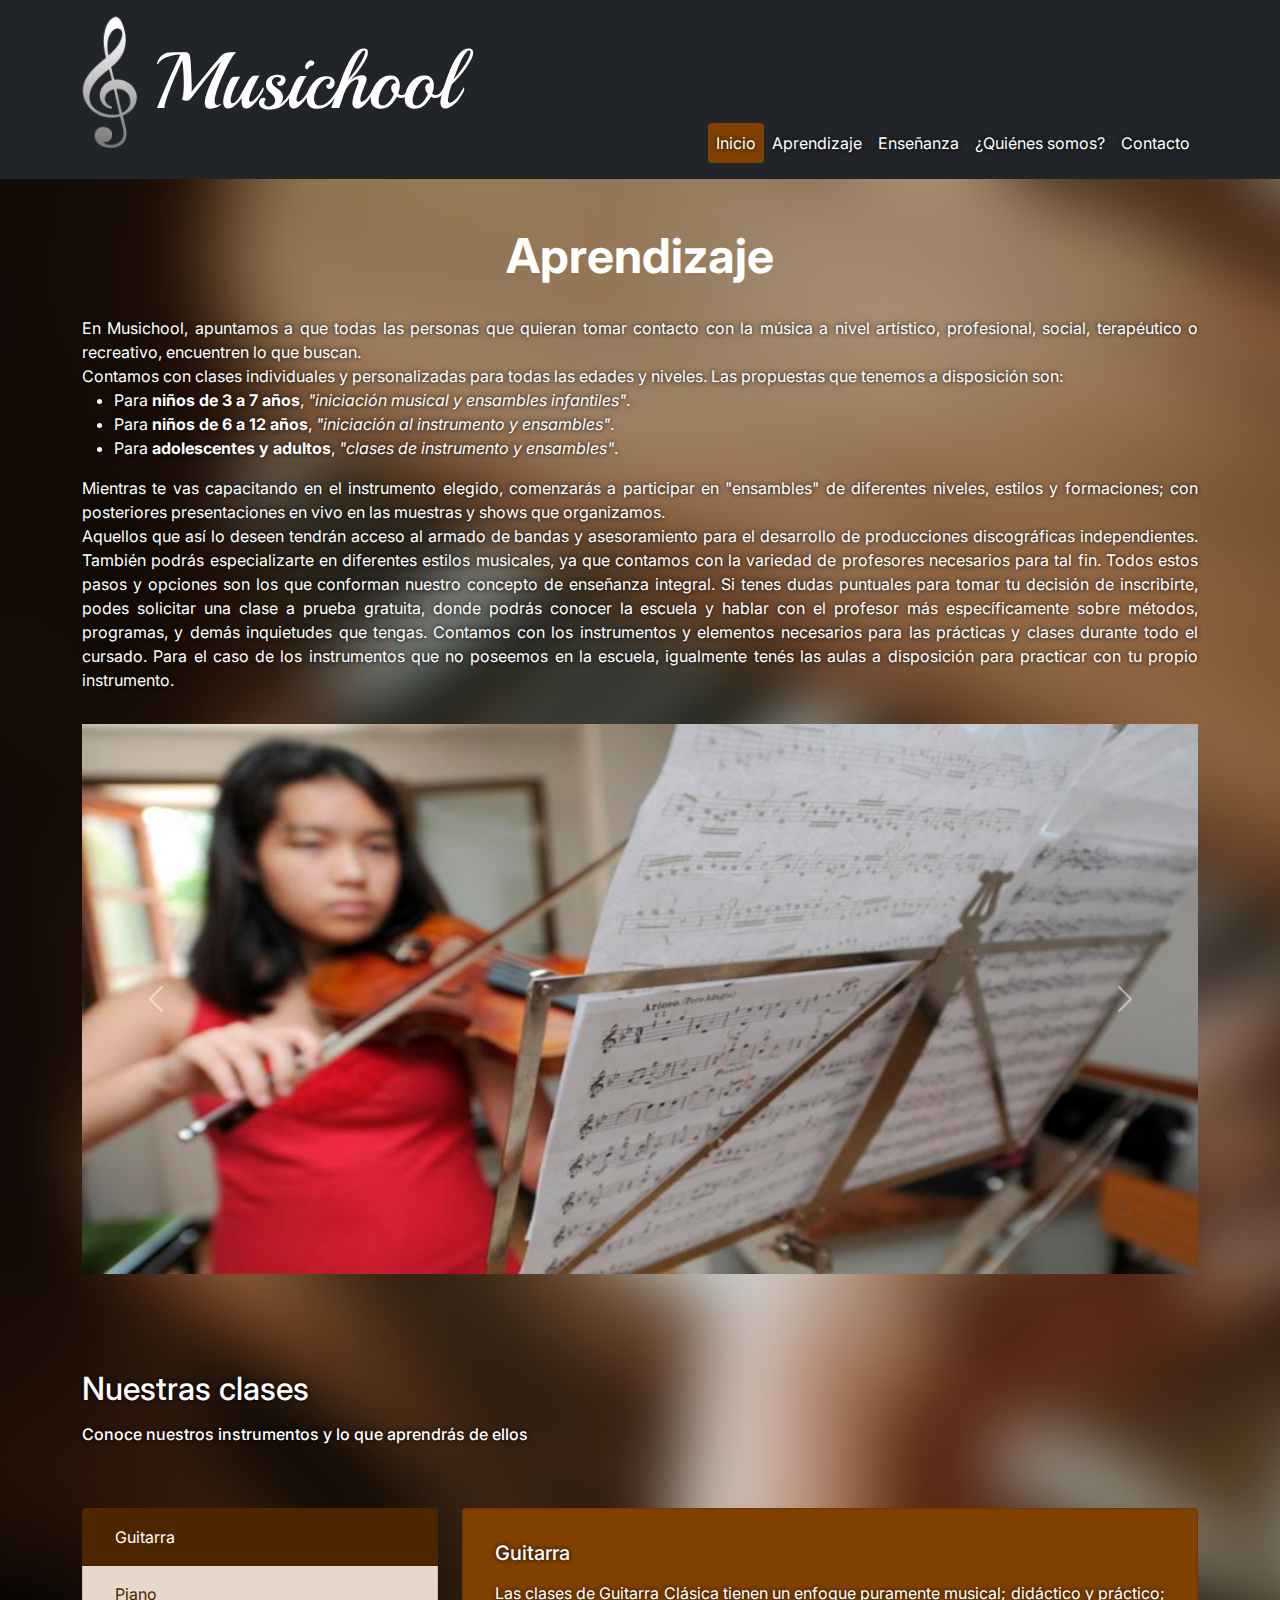
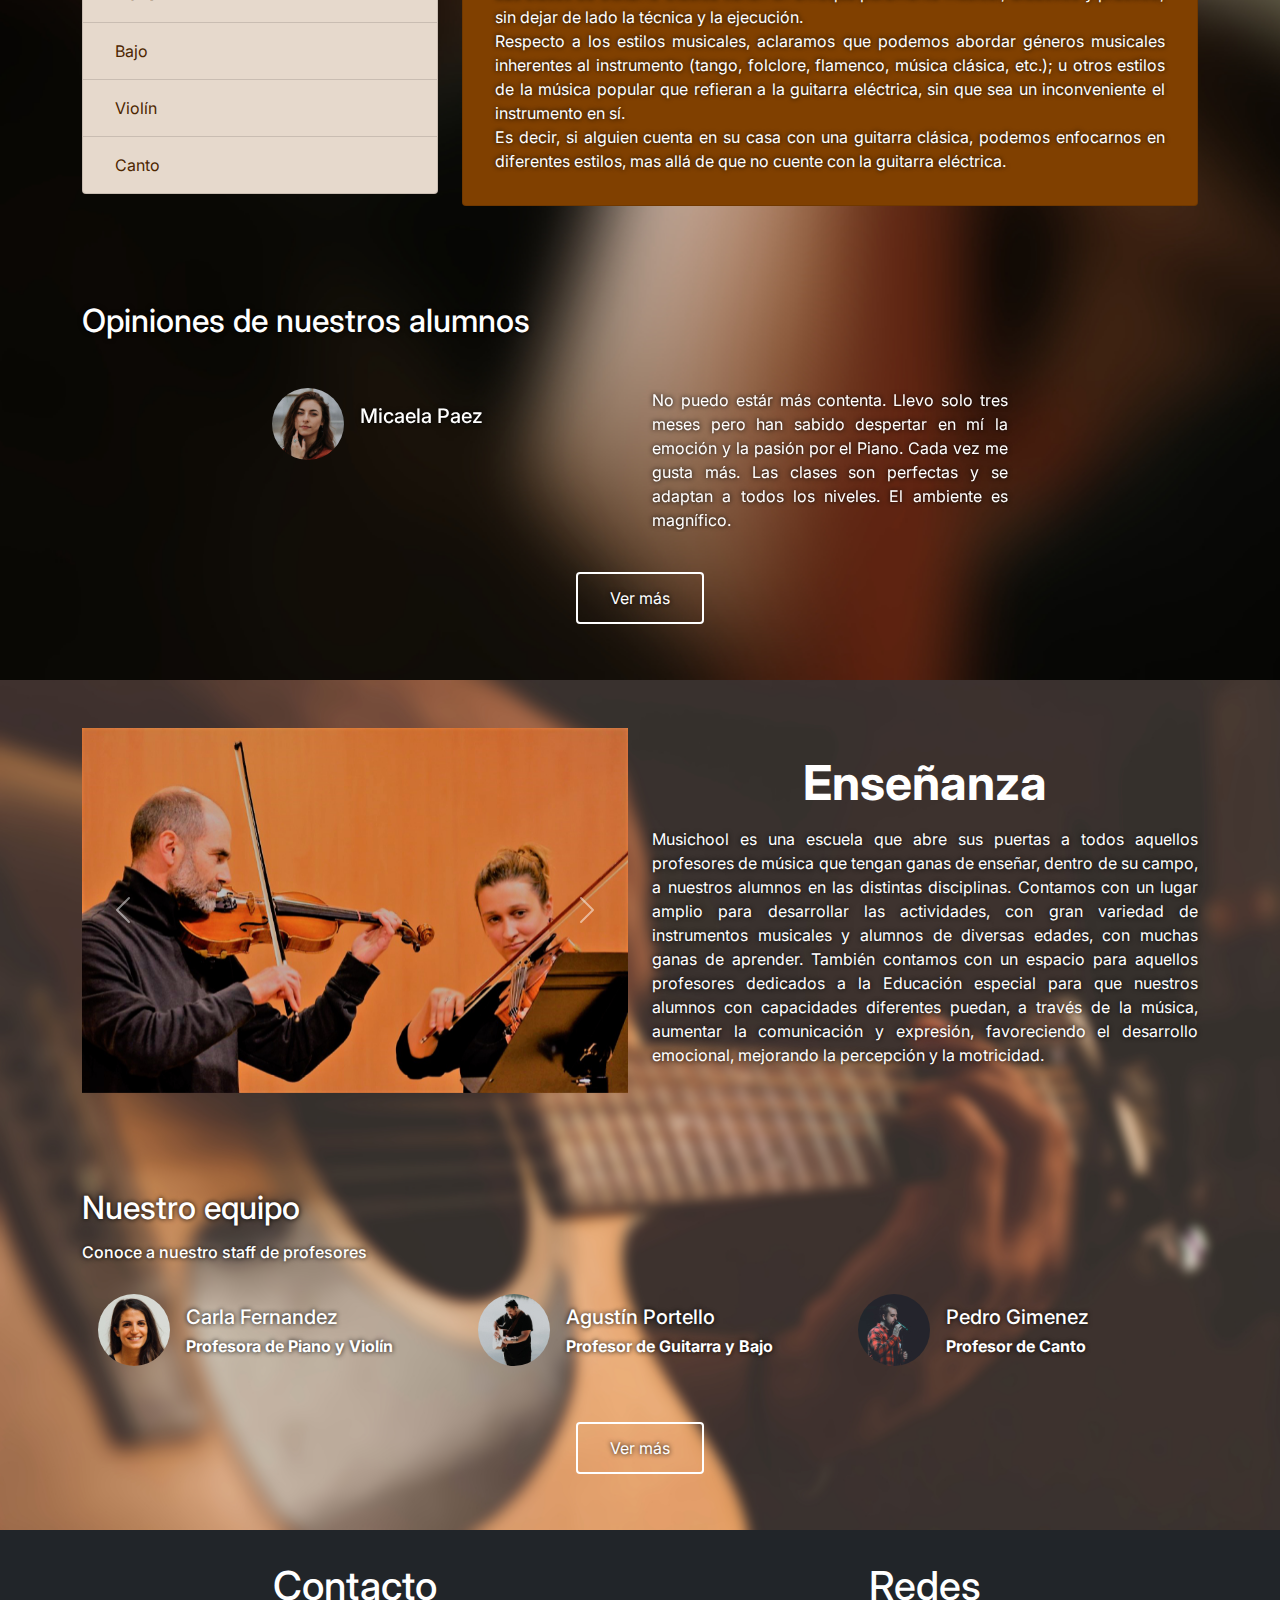
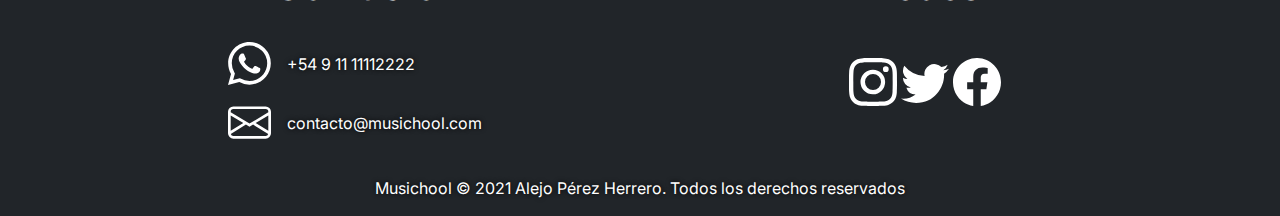
<file: index.html>
<!DOCTYPE html>
<html lang="es">

<head>
    <meta charset="UTF-8">
    <meta http-equiv="X-UA-Compatible" content="IE=edge">
    <meta name="viewport" content="width=device-width, initial-scale=1.0">
    <meta name="description" content="Somos apasionados por la enseñanza del arte musical. Forma parte de nuestro equipo o aprende a utilizar distintos instrumentos musicales.">
    <meta name="keywords" content="ESCUELA, MÚSICA, GUITARRA, PIANO, INSTRUMENTOS, PROFESOR, LECCIONES">
    <link rel="preconnect" href="https://fonts.googleapis.com">
    <link rel="preconnect" href="https://fonts.gstatic.com" crossorigin>
    <link href="https://fonts.googleapis.com/css2?family=Inter:wght@300;800&family=Playball&display=swap"
        rel="stylesheet">
    <link rel="stylesheet" href="css/estilos.css">
    <link rel="stylesheet" href="https://cdn.jsdelivr.net/npm/bootstrap-icons@1.7.2/font/bootstrap-icons.css">
    <script src="https://cdn.jsdelivr.net/npm/bootstrap@5.1.3/dist/js/bootstrap.bundle.min.js"
        integrity="sha384-ka7Sk0Gln4gmtz2MlQnikT1wXgYsOg+OMhuP+IlRH9sENBO0LRn5q+8nbTov4+1p"
        crossorigin="anonymous"></script>
    <title>Musichool | Escuela de música</title>
</head>

<body>
    <header class="bg-dark sticky-top">
        <div class="container">
            <nav
                class="navbar nav-pills navbar-expand-lg navbar-dark justify-content-around justify-content-lg-between align-items-lg-baseline">
                <a href="#" class="d-flex align-items-center text-decoration-none">
                    <img src="img/logo-musichool.svg" alt="logo" class="logo-size me-2">
                    <h1 class="nombre-sitio">Musichool</h1>
                </a>
                <button class="navbar-toggler" type="button" data-bs-toggle="collapse"
                    data-bs-target="#navbarNavAltMarkup" aria-controls="navbarNavAltMarkup" aria-expanded="false"
                    aria-label="Toggle navigation">
                    <span class="navbar-toggler-icon"></span>
                </button>
                <div class="collapse navbar-collapse flex-grow-0" id="navbarNavAltMarkup">
                    <ul class="navbar-nav align-items-center mt-3">
                        <li><a class="nav-link active" aria-current="page" href="#">Inicio</a></li>
                        <li><a class="nav-link" href="page/aprendizaje.html">Aprendizaje</a></li>
                        <li><a class="nav-link" href="page/ensenanza.html">Enseñanza</a></li>
                        <li><a class="nav-link" href="page/quienes-somos.html">¿Quiénes somos?</a></li>
                        <li><a class="nav-link" href="page/contacto.html">Contacto</a></li>
                    </ul>
                </div>
            </nav>
        </div>
    </header>
    <main>
        <div class="fondo-a">
            <div class="container py-4">
                <h1 class="titulo text-center">Aprendizaje</h1>
                <article class="mt-3">
                    <p>
                    <p>En Musichool, apuntamos a que todas las personas que quieran tomar contacto con la música a nivel
                        artístico,
                        profesional, social, terapéutico o recreativo, encuentren lo que buscan.</p>
                    <p>Contamos con clases individuales y personalizadas para todas las edades y niveles.
                        Las propuestas que tenemos a disposición son:
                    <ul>
                        <li>Para <strong>niños de 3 a 7 años</strong>, <i>"iniciación musical y ensambles
                                infantiles"</i>.</li>
                        <li>Para <strong>niños de 6 a 12 años</strong>, <i>"iniciación al instrumento y ensambles"</i>.
                        </li>
                        <li>Para <strong>adolescentes y adultos</strong>, <i>"clases de instrumento y ensambles"</i>.
                        </li>
                    </ul>
                    </p>

                    <p>Mientras te vas capacitando en el instrumento elegido, comenzarás a participar en
                        "ensambles" de diferentes niveles, estilos y formaciones; con posteriores presentaciones en vivo
                        en las muestras y shows que organizamos.</p>

                    <p>Aquellos que así lo deseen tendrán acceso al armado de bandas y asesoramiento para el desarrollo
                        de producciones discográficas independientes.
                        También podrás especializarte en diferentes estilos musicales, ya que contamos con la variedad
                        de
                        profesores necesarios para tal fin.
                        Todos estos pasos y opciones son los que conforman nuestro concepto de enseñanza integral.

                        Si tenes dudas puntuales para tomar tu decisión de inscribirte, podes solicitar una clase a
                        prueba gratuita, donde podrás conocer la escuela y hablar con el profesor más
                        específicamente sobre métodos, programas, y demás inquietudes que tengas.

                        Contamos con los instrumentos y elementos necesarios para las prácticas y clases durante todo el
                        cursado.
                        Para el caso de los instrumentos que no poseemos en la escuela, igualmente tenés las aulas a
                        disposición para practicar con tu propio instrumento.</p>
                    </p>
                </article>
                <div class="d-none mt-3 d-lg-flex row">
                    <div id="carouselAprendizaje" class="carousel slide carousel-fade" data-bs-ride="carousel">
                        <div class="carousel-inner">
                            <div class="carousel-item active">
                                <img src="img/aprendizaje-1.jpg" class="d-block w-100" alt="foto aprendizaje">
                            </div>
                            <div class="carousel-item">
                                <img src="img/aprendizaje-2.jpg" class="d-block w-100" alt="foto aprendizaje">
                            </div>
                            <div class="carousel-item">
                                <img src="img/aprendizaje-3.jpg" class="d-block w-100" alt="foto aprendizaje">
                            </div>
                        </div>
                        <button class="carousel-control-prev" type="button"
                            data-bs-target="#carouselAprendizaje" data-bs-slide="prev">
                            <span class="carousel-control-prev-icon" aria-hidden="true"></span>
                            <span class="visually-hidden">Anterior</span>
                        </button>
                        <button class="carousel-control-next" type="button"
                            data-bs-target="#carouselAprendizaje" data-bs-slide="next">
                            <span class="carousel-control-next-icon" aria-hidden="true"></span>
                            <span class="visually-hidden">Siguiente</span>
                        </button>
                    </div>
                </div>
                <div class="d-flex flex-column mt-5 mb-4">
                    <h2>Nuestras clases</h2>
                    <h3 class="fs-6">Conoce nuestros instrumentos y lo que aprendrás de ellos</h3>
                </div>
                <div class="row">
                    <div class="mb-2 mb-lg-0 col-12 col-lg-4">
                        <div class="list-group" id="list-tab" role="tablist">
                            <a class="list-group-item list-group-item-primary list-group-item-action active"
                                id="list-guitarra-list" data-bs-toggle="list" href="#list-guitarra" role="tab"
                                aria-controls="list-guitarra">Guitarra</a>
                            <a class="list-group-item list-group-item-primary list-group-item-action"
                                id="list-piano-list" data-bs-toggle="list" href="#list-piano" role="tab"
                                aria-controls="list-piano">Piano</a>
                            <a class="list-group-item list-group-item-primary list-group-item-action"
                                id="list-bajo-list" data-bs-toggle="list" href="#list-bajo" role="tab"
                                aria-controls="list-bajo">Bajo</a>
                            <a class="list-group-item list-group-item-primary list-group-item-action"
                                id="list-violin-list" data-bs-toggle="list" href="#list-violin" role="tab"
                                aria-controls="list-violin">Violín</a>
                            <a class="list-group-item list-group-item-primary list-group-item-action"
                                id="list-canto-list" data-bs-toggle="list" href="#list-canto" role="tab"
                                aria-controls="list-canto">Canto</a>
                        </div>
                    </div>
                    <div class="col-12 col-lg-8">
                        <div class="tab-content" id="nav-tabContent">
                            <div class="tab-pane fade show active" id="list-guitarra" role="tabpanel"
                                aria-labelledby="list-guitarra-list">
                                <div class="card">
                                    <div class="card-body">
                                        <h5 class="card-title">Guitarra</h5>
                                        <p class="card-text">
                                        <p>Las clases de Guitarra Clásica tienen un enfoque puramente musical; didáctico
                                            y práctico; sin dejar de lado la técnica y la ejecución.</p>
                                        <p>Respecto a los estilos musicales, aclaramos que podemos abordar géneros
                                            musicales inherentes al instrumento (tango, folclore, flamenco, música
                                            clásica, etc.); u otros estilos de la música popular que refieran a la
                                            guitarra eléctrica, sin que sea un inconveniente el instrumento en sí.</p>
                                        <p>Es decir, si alguien cuenta en su casa con una guitarra clásica, podemos
                                            enfocarnos en diferentes estilos, mas allá de que no cuente con la guitarra
                                            eléctrica.</p>

                                        </p>
                                    </div>
                                </div>
                            </div>
                            <div class="tab-pane fade" id="list-piano" role="tabpanel"
                                aria-labelledby="list-piano-list">
                                <div class="card">
                                    <div class="card-body">
                                        <h5 class="card-title">Piano</h5>
                                        <p class="card-text">
                                        <p>Las clases de Piano son sumamente prácticas y enfocadas totalmente a lo
                                            musical. Se enseña la técnica y la ejecución de manera dinámica para
                                            facilitar el aprendizaje a los alumnos de la escuela.</p>
                                        <p>Contamos con 2 pianos acústicos y uno eléctrico, tanto para las clases como
                                            para las prácticas.</p>
                                        <p>Es un instrumento ideal para complementar las clases de canto, guitarra,
                                            bajo, violín y también para aquellos compositores o cantautores que gustan
                                            de acompañarse o probar ciertas cuestiones armónicas o melódicas a medida
                                            que desarrollan sus composiciones.</p>
                                        </p>
                                    </div>
                                </div>
                            </div>
                            <div class="tab-pane fade" id="list-bajo" role="tabpanel" aria-labelledby="list-bajo-list">
                                <div class="card">
                                    <div class="card-body">
                                        <h5 class="card-title">Bajo</h5>
                                        <p class="card-text">
                                        <p>Las clases de bajo estan focalizadas en la técnica y la ejecución, sin dejar
                                            de lado lo musical, mediante clases prácticas brindadas de manera personal
                                            y/o grupal.

                                        </p>
                                        <p>Contamos con instrumentos y equipos, tanto para la clase como para las
                                            prácticas, que pueden ser utilizados por los alumnos, sin cargo.</p>
                                        <p>Quienes gustaron de escuchar buenos bajos y con un sonido más moderno
                                            comenzaron a utilizarlo en diversos estilos musicales.
                                        </p>

                                        </p>
                                    </div>
                                </div>
                            </div>
                            <div class="tab-pane fade" id="list-violin" role="tabpanel"
                                aria-labelledby="list-violin-list">
                                <div class="card">
                                    <div class="card-body">
                                        <h5 class="card-title">Violín</h5>
                                        <p class="card-text">
                                        <p>En el aprendizaje del Violín, las clases se basan inicialmente en el
                                            desarrollo de la técnica, elemento fundamental para su ejecución. La
                                            afinación y la utilización del arco requieren de gran dedicación y son de
                                            especial importancia, desde la iniciación del alumno.</p>
                                        <p>Estas cuestiones son necesarias para cualquier tipo de música que se quiera
                                            tocar, ya sea clásica o popular. A la vez se toma como objetivo el
                                            desarrollo del alumno como músico y su capacidad para interpretar una pieza.
                                        </p>
                                        </p>
                                    </div>
                                </div>
                            </div>
                            <div class="tab-pane fade" id="list-canto" role="tabpanel"
                                aria-labelledby="list-canto-list">
                                <div class="card">
                                    <div class="card-body">
                                        <h5 class="card-title">Canto</h5>
                                        <p class="card-text">
                                        <p>Se trabajan distintos ejercicios de relajación y corporales para que el
                                            alumno vaya tomando conciencia de su propio cuerpo y especialmente de su
                                            instrumento (la voz).</p>
                                        <p>Se comienza con respiración diafragmático abdominal pura y luego respiración
                                            costo diafragmática. La finalidad es el manejo del aire y la presión
                                            necesaria del mismo para cada ejercicio o ejecución a desarrollar.</p>
                                        <p>Trabajan con micrófono, movimiento escénico y expresión corporal.

                                            También cantan sobre pistas para trabajar cuestiones de tempo y exactitud
                                            interpretativa y sin ellas con el acompañamiento de los profesores, ya sea
                                            en piano o guitarra para lograr versiones y generar la cuestión artística de
                                            hacer música de una manera realista.</p>
                                        </p>
                                    </div>
                                </div>
                            </div>
                        </div>
                    </div>
                </div>
                <h2 class="mt-5 mb-4">Opiniones de nuestros alumnos</h2>
                <section>
                    <div class="carousel slide" data-bs-ride="carousel">
                        <div class="carousel-inner">
                            <div class="carousel-item active">
                                <div class="row justify-content-center align-items-start">
                                    <div class="col-12 col-lg-4 d-flex align-items-center">
                                        <img src="img/micaela-paez.jpg" alt="micaela paez" class="rounded-circle">
                                        <h5 class="card-title ps-2">Micaela Paez</h5>
                                    </div>
                                    <div class="mt-3 mt-lg-0 col-12 col-lg-4">
                                        <p>No puedo estár más contenta. Llevo solo tres meses pero han sabido despertar
                                            en mí la emoción y la pasión por el Piano. Cada vez me gusta más. Las clases
                                            son perfectas y se adaptan a todos los niveles. El ambiente es magnífico.
                                        </p>
                                    </div>
                                </div>
                            </div>
                            <div class="carousel-item">
                                <div class="row justify-content-center align-items-start">
                                    <div class="col-12 col-lg-4 d-flex align-items-center">
                                        <img src="img/nicolas-perez.jpg" alt="nicolás pérez" class="rounded-circle">
                                        <h5 class="card-title ps-2">Nicolás Pérez</h5>
                                    </div>
                                    <div class="mt-3 mt-lg-0 col-12 col-lg-4">
                                        <p>Estoy encantado con las clases de Violín y el trato recibido por la escuela
                                            en todo momento. Sin duda un equipo excepcional de gran calidad humana,
                                            cercanía y profesionalidad. Magníficos profesores, excelentes con todos,
                                            inclusive los más niños.</p>
                                    </div>
                                </div>
                            </div>
                            <div class="carousel-item">
                                <div class="row justify-content-center align-items-start">
                                    <div class="col-12 col-lg-4 d-flex align-items-center">
                                        <img src="img/rodrigo-tablada.jpg" alt="rodrigo tablada" class="rounded-circle">
                                        <h5 class="card-title ps-2">Rodrigo Tablada</h5>
                                    </div>
                                    <div class="mt-3 mt-lg-0 col-12 col-lg-4">
                                        <p>Los profesores son excelentes y su paciencia es inagotable. Soy alumno
                                            principiante de Canto y Bajo y, gracias a ellos, me siento muy motivado. El
                                            ambiente de la escuela es increíble y muy familiar.</p>
                                    </div>
                                </div>
                            </div>
                        </div>
                    </div>
                </section>
                <div class="d-flex justify-content-center mt-3">
                    <a class="btn pulse" href="page/aprendizaje.html">Ver más</a>
                </div>
            </div>
        </div>
        <div class="fondo-e">
            <div class="container py-4">
                <section class="row align-items-center">
                    <div class="col d-none d-lg-block">
                        <div id="carouselEnseñanza" class="carousel slide carousel-fade" data-bs-ride="carousel">
                            <div class="carousel-inner">
                                <div class="carousel-item active">
                                    <img src="img/ensenanza-foto1.jpg" class="d-block w-100" alt="foto enseñanza">
                                </div>
                                <div class="carousel-item">
                                    <img src="img/ensenanza-foto2.jpg" class="d-block w-100" alt="foto enseñanza">
                                </div>
                                <div class="carousel-item">
                                    <img src="img/ensenanza-foto3.jpg" class="d-block w-100" alt="foto enseñanza">
                                </div>
                            </div>
                            <button class="carousel-control-prev" type="button"
                                data-bs-target="#carouselEnseñanza" data-bs-slide="prev">
                                <span class="carousel-control-prev-icon" aria-hidden="true"></span>
                                <span class="visually-hidden">Anterior</span>
                            </button>
                            <button class="carousel-control-next" type="button"
                                data-bs-target="#carouselEnseñanza" data-bs-slide="next">
                                <span class="carousel-control-next-icon" aria-hidden="true"></span>
                                <span class="visually-hidden">Siguiente</span>
                            </button>
                        </div>
                    </div>
                    <article class="col">
                        <h1 class="text-center titulo">Enseñanza</h1>
                        <p>
                            Musichool es una escuela que abre sus puertas a todos aquellos profesores de música que
                            tengan ganas de enseñar, dentro de su campo, a nuestros alumnos en las distintas
                            disciplinas. Contamos con un lugar amplio para desarrollar las actividades, con gran
                            variedad de instrumentos musicales y alumnos de diversas edades, con muchas ganas de
                            aprender.
                            También contamos con un espacio para aquellos profesores dedicados a la Educación
                            especial
                            para que nuestros alumnos con capacidades diferentes puedan, a través de la música,
                            aumentar
                            la comunicación y expresión, favoreciendo el desarrollo emocional, mejorando la
                            percepción y
                            la motricidad.
                        </p>
                    </article>
                </section>
                <div class="d-flex flex-column mt-5">
                    <h2>Nuestro equipo</h2>
                    <h3 class="fs-6">Conoce a nuestro staff de profesores</h3>
                </div>
                <section>
                    <div class="row justify-content-center">
                        <div class="col">
                            <div class="card bg-transparent">
                                <div class="card-body p-2">
                                    <div class="d-flex align-items-center">
                                        <img src="img/carla-fernandez.jpg" alt="" class="rounded-circle">
                                        <div class="ps-2">
                                            <h5 class="card-title">Carla Fernandez</h5>
                                            <h6 class="card-subtitle">Profesora de Piano y Violín</h6>
                                        </div>
                                    </div>
                                </div>
                            </div>
                        </div>
                        <div class="col">
                            <div class="card bg-transparent">
                                <div class="card-body p-2">
                                    <div class="d-flex align-items-center">
                                        <img src="img/agustin-portello.jpg" alt="" class="rounded-circle">
                                        <div class="ps-2">
                                            <h5 class="card-title">Agustín Portello</h5>
                                            <h6 class="card-subtitle">Profesor de Guitarra y Bajo</h6>
                                        </div>
                                    </div>
                                </div>
                            </div>
                        </div>
                        <div class="col">
                            <div class="card bg-transparent">
                                <div class="card-body p-2">
                                    <div class="d-flex align-items-center">
                                        <img src="img/pedro-gimenez.jpg" alt="pedro gimenez" class="rounded-circle">
                                        <div class="ps-2">
                                            <h5 class="card-title">Pedro Gimenez</h5>
                                            <h6 class="card-subtitle">Profesor de Canto</h6>
                                        </div>
                                    </div>
                                </div>
                            </div>
                        </div>
                    </div>
                </section>
                <div class="d-flex justify-content-center mt-3">
                    <a class="btn pulse" href="page/ensenanza.html">Ver más</a>
                </div>
            </div>
        </div>
    </main>
    <footer class="bg-dark">
        <div class="container pt-3 pb-3">
            <div class="row justify-content-evenly">
                <div class="col-12 col-sm-6">
                    <div class="d-flex flex-column align-items-center">
                        <h1>Contacto</h1>
                        <section class="pt-sm-2">
                            <div class="d-flex align-items-center mb-2">
                                <svg xmlns="http://www.w3.org/2000/svg" fill="currentColor"
                                    class="bi bi-whatsapp contacto-iconos special" viewBox="0 0 16 16">
                                    <path
                                        d="M13.601 2.326A7.854 7.854 0 0 0 7.994 0C3.627 0 .068 3.558.064 7.926c0 1.399.366 2.76 1.057 3.965L0 16l4.204-1.102a7.933 7.933 0 0 0 3.79.965h.004c4.368 0 7.926-3.558 7.93-7.93A7.898 7.898 0 0 0 13.6 2.326zM7.994 14.521a6.573 6.573 0 0 1-3.356-.92l-.24-.144-2.494.654.666-2.433-.156-.251a6.56 6.56 0 0 1-1.007-3.505c0-3.626 2.957-6.584 6.591-6.584a6.56 6.56 0 0 1 4.66 1.931 6.557 6.557 0 0 1 1.928 4.66c-.004 3.639-2.961 6.592-6.592 6.592zm3.615-4.934c-.197-.099-1.17-.578-1.353-.646-.182-.065-.315-.099-.445.099-.133.197-.513.646-.627.775-.114.133-.232.148-.43.05-.197-.1-.836-.308-1.592-.985-.59-.525-.985-1.175-1.103-1.372-.114-.198-.011-.304.088-.403.087-.088.197-.232.296-.346.1-.114.133-.198.198-.33.065-.134.034-.248-.015-.347-.05-.099-.445-1.076-.612-1.47-.16-.389-.323-.335-.445-.34-.114-.007-.247-.007-.38-.007a.729.729 0 0 0-.529.247c-.182.198-.691.677-.691 1.654 0 .977.71 1.916.81 2.049.098.133 1.394 2.132 3.383 2.992.47.205.84.326 1.129.418.475.152.904.129 1.246.08.38-.058 1.171-.48 1.338-.943.164-.464.164-.86.114-.943-.049-.084-.182-.133-.38-.232z">
                                </svg>
                                <p class="ps-2">+54 9 11 11112222</p>
                            </div>
                            <div class="d-flex align-items-center">
                                <svg xmlns="http://www.w3.org/2000/svg" fill="currentColor"
                                    class="bi bi-envelope contacto-iconos special" viewBox="0 0 16 16">
                                    <path
                                        d="M0 4a2 2 0 0 1 2-2h12a2 2 0 0 1 2 2v8a2 2 0 0 1-2 2H2a2 2 0 0 1-2-2V4Zm2-1a1 1 0 0 0-1 1v.217l7 4.2 7-4.2V4a1 1 0 0 0-1-1H2Zm13 2.383-4.708 2.825L15 11.105V5.383Zm-.034 6.876-5.64-3.471L8 9.583l-1.326-.795-5.64 3.47A1 1 0 0 0 2 13h12a1 1 0 0 0 .966-.741ZM1 11.105l4.708-2.897L1 5.383v5.722Z">
                                </svg>
                                <p class="ps-2">contacto@musichool.com</p>
                            </div>
                        </section>
                    </div>
                </div>
                <div class="col-12 col-sm-6 mt-3 mt-sm-0">
                    <div class="d-flex align-items-center justify-content-center flex-column">
                        <h1>Redes</h1>
                        <section class="pt-sm-3">
                            <div class="d-inline">
                                <a href="https://www.instagram.com/"
                                    class="text-decoration-none col-1 col-sm-3 col-xl-2" target="_blank">
                                    <svg xmlns="http://www.w3.org/2000/svg" fill="currentColor"
                                        class="bi bi-instagram contacto-iconos" viewBox="0 0 16 16">
                                        <path
                                            d="M8 0C5.829 0 5.556.01 4.703.048 3.85.088 3.269.222 2.76.42a3.917 3.917 0 0 0-1.417.923A3.927 3.927 0 0 0 .42 2.76C.222 3.268.087 3.85.048 4.7.01 5.555 0 5.827 0 8.001c0 2.172.01 2.444.048 3.297.04.852.174 1.433.372 1.942.205.526.478.972.923 1.417.444.445.89.719 1.416.923.51.198 1.09.333 1.942.372C5.555 15.99 5.827 16 8 16s2.444-.01 3.298-.048c.851-.04 1.434-.174 1.943-.372a3.916 3.916 0 0 0 1.416-.923c.445-.445.718-.891.923-1.417.197-.509.332-1.09.372-1.942C15.99 10.445 16 10.173 16 8s-.01-2.445-.048-3.299c-.04-.851-.175-1.433-.372-1.941a3.926 3.926 0 0 0-.923-1.417A3.911 3.911 0 0 0 13.24.42c-.51-.198-1.092-.333-1.943-.372C10.443.01 10.172 0 7.998 0h.003zm-.717 1.442h.718c2.136 0 2.389.007 3.232.046.78.035 1.204.166 1.486.275.373.145.64.319.92.599.28.28.453.546.598.92.11.281.24.705.275 1.485.039.843.047 1.096.047 3.231s-.008 2.389-.047 3.232c-.035.78-.166 1.203-.275 1.485a2.47 2.47 0 0 1-.599.919c-.28.28-.546.453-.92.598-.28.11-.704.24-1.485.276-.843.038-1.096.047-3.232.047s-2.39-.009-3.233-.047c-.78-.036-1.203-.166-1.485-.276a2.478 2.478 0 0 1-.92-.598 2.48 2.48 0 0 1-.6-.92c-.109-.281-.24-.705-.275-1.485-.038-.843-.046-1.096-.046-3.233 0-2.136.008-2.388.046-3.231.036-.78.166-1.204.276-1.486.145-.373.319-.64.599-.92.28-.28.546-.453.92-.598.282-.11.705-.24 1.485-.276.738-.034 1.024-.044 2.515-.045v.002zm4.988 1.328a.96.96 0 1 0 0 1.92.96.96 0 0 0 0-1.92zm-4.27 1.122a4.109 4.109 0 1 0 0 8.217 4.109 4.109 0 0 0 0-8.217zm0 1.441a2.667 2.667 0 1 1 0 5.334 2.667 2.667 0 0 1 0-5.334z">
                                    </svg>
                                </a>
                            </div>
                            <div class="d-inline">
                                <a href="https://www.twitter.com/" class="text-decoration-none col-1 col-sm-3 col-xl-2" target="_blank">
                                    <svg xmlns="http://www.w3.org/2000/svg" fill="currentColor"
                                        class="bi bi-twitter contacto-iconos" viewBox="0 0 16 16">
                                        <path
                                            d="M5.026 15c6.038 0 9.341-5.003 9.341-9.334 0-.14 0-.282-.006-.422A6.685 6.685 0 0 0 16 3.542a6.658 6.658 0 0 1-1.889.518 3.301 3.301 0 0 0 1.447-1.817 6.533 6.533 0 0 1-2.087.793A3.286 3.286 0 0 0 7.875 6.03a9.325 9.325 0 0 1-6.767-3.429 3.289 3.289 0 0 0 1.018 4.382A3.323 3.323 0 0 1 .64 6.575v.045a3.288 3.288 0 0 0 2.632 3.218 3.203 3.203 0 0 1-.865.115 3.23 3.23 0 0 1-.614-.057 3.283 3.283 0 0 0 3.067 2.277A6.588 6.588 0 0 1 .78 13.58a6.32 6.32 0 0 1-.78-.045A9.344 9.344 0 0 0 5.026 15z">
                                    </svg>
                                </a>
                            </div>
                            <div class="d-inline">
                                <a href="https://www.facebook.com/"
                                    class="text-decoration-none col-1 col-sm-3 col-xl-2" target="_blank">
                                    <svg xmlns="http://www.w3.org/2000/svg" fill="currentColor"
                                        class="bi bi-facebook contacto-iconos" viewBox="0 0 16 16">
                                        <path
                                            d="M16 8.049c0-4.446-3.582-8.05-8-8.05C3.58 0-.002 3.603-.002 8.05c0 4.017 2.926 7.347 6.75 7.951v-5.625h-2.03V8.05H6.75V6.275c0-2.017 1.195-3.131 3.022-3.131.876 0 1.791.157 1.791.157v1.98h-1.009c-.993 0-1.303.621-1.303 1.258v1.51h2.218l-.354 2.326H9.25V16c3.824-.604 6.75-3.934 6.75-7.951z">
                                    </svg>
                                </a>
                            </div>
                        </section>
                    </div>
                </div>
            </div>
        </div>
        <p class="container copyright">Musichool © 2021 Alejo Pérez Herrero. Todos los derechos reservados</p>
    </footer>
</body>

</html>
</file>
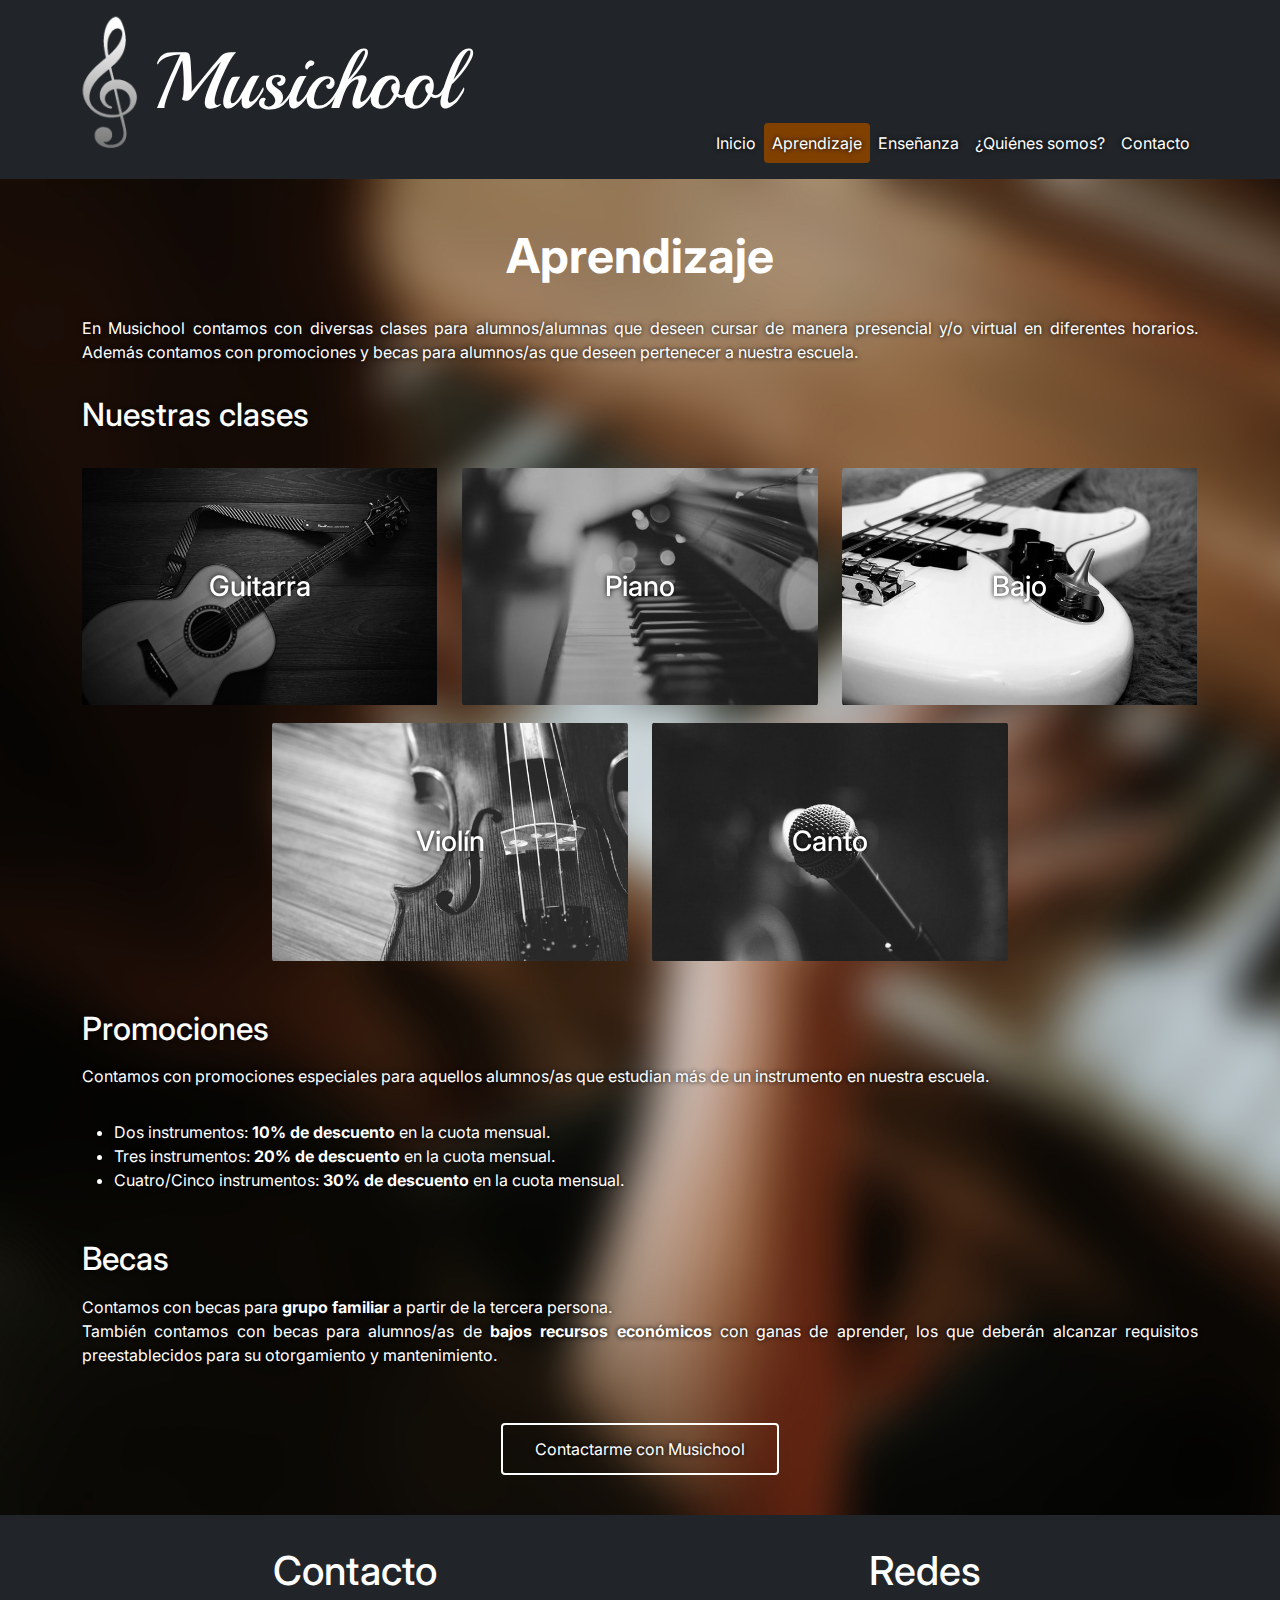
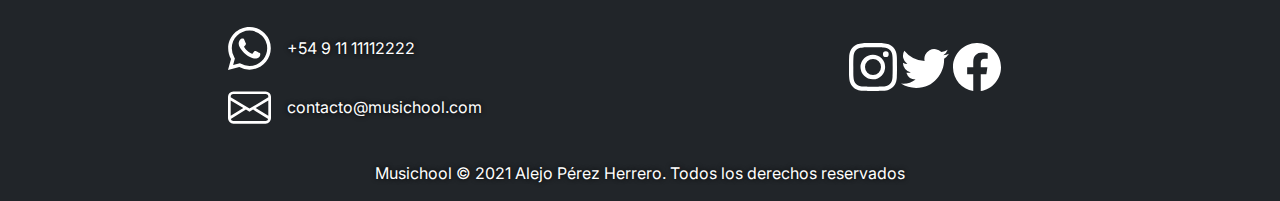
<file: page/aprendizaje.html>
<!DOCTYPE html>
<html lang="es">

<head>
    <meta charset="UTF-8">
    <meta http-equiv="X-UA-Compatible" content="IE=edge">
    <meta name="viewport" content="width=device-width, initial-scale=1.0">
    <meta name="description"
        content="Únete al arte musical con el mejor equipo de profesionales. Guitarra, piano, etc. Aprende cualquier instrumento y perfeccioná tus habilidades.">
    <meta name="keywords" content="LECCIONES, MÚSICA, GUITARRA, PIANO, INSTRUMENTO">
    <link rel="preconnect" href="https://fonts.googleapis.com">
    <link rel="preconnect" href="https://fonts.gstatic.com" crossorigin>
    <link href="https://fonts.googleapis.com/css2?family=Inter:wght@300;800&family=Playball&display=swap"
        rel="stylesheet">
    <link rel="stylesheet" href="../css/estilos.css">
    <link rel="stylesheet" href="https://cdn.jsdelivr.net/npm/bootstrap-icons@1.7.2/font/bootstrap-icons.css">
    <script src="https://cdn.jsdelivr.net/npm/bootstrap@5.1.3/dist/js/bootstrap.bundle.min.js"
        integrity="sha384-ka7Sk0Gln4gmtz2MlQnikT1wXgYsOg+OMhuP+IlRH9sENBO0LRn5q+8nbTov4+1p"
        crossorigin="anonymous"></script>
    <title>Nuestras clases, Promociones y Becas | Musichool</title>
</head>

<body>
    <header class="bg-dark sticky-top">
        <div class="container">
            <nav
                class="navbar nav-pills navbar-expand-lg navbar-dark justify-content-around justify-content-lg-between align-items-lg-baseline">
                <a href="../index.html" class="d-flex align-items-center text-decoration-none">
                    <img src="../img/logo-musichool.svg" alt="logo" class="logo-size me-2">
                    <h1 class="nombre-sitio">Musichool</h1>
                </a>
                <button class="navbar-toggler" type="button" data-bs-toggle="collapse"
                    data-bs-target="#navbarNavAltMarkup" aria-controls="navbarNavAltMarkup" aria-expanded="false"
                    aria-label="Toggle navigation">
                    <span class="navbar-toggler-icon"></span>
                </button>
                <div class="collapse navbar-collapse flex-grow-0" id="navbarNavAltMarkup">
                    <ul class="navbar-nav align-items-center mt-3">
                        <li><a class="nav-link" href="../index.html">Inicio</a></li>
                        <li><a class="nav-link active" aria-current="page" href="#">Aprendizaje</a></li>
                        <li><a class="nav-link" href="ensenanza.html">Enseñanza</a></li>
                        <li><a class="nav-link" href="quienes-somos.html">¿Quiénes somos?</a></li>
                        <li><a class="nav-link" href="contacto.html">Contacto</a></li>
                    </ul>
                </div>
            </nav>
        </div>
    </header>
    <main class="fondo-a">
        <div class="container">
            <h1 class="text-center titulo pt-4">Aprendizaje</h1>
            <section class="my-3">
                <p>En Musichool contamos con diversas clases para alumnos/alumnas que deseen cursar de manera presencial
                    y/o virtual en diferentes horarios. Además contamos con promociones y becas para alumnos/as que
                    deseen pertenecer a nuestra escuela.</p>
            </section>
            <h2 class="mb-3">Nuestras clases</h2>
            <section class="row mb-4 justify-content-center gy-2">
                <article class="col-12 col-md-4">
                    <button type="button" class="btn guitarra-a" data-bs-toggle="modal" data-bs-target="#guitarra">
                        <h3 class="my-5">Guitarra</h3>
                    </button>

                    <div class="modal fade" id="guitarra" tabindex="-1" aria-labelledby="guitarraModal"
                        aria-hidden="true">
                        <div class="modal-dialog">
                            <div class="modal-content bg-dark">
                                <div class="modal-header">
                                    <h5 class="modal-title" id="guitarraModal">Guitarra</h5>
                                    <button type="button" class="btn-close btn-close-white" data-bs-dismiss="modal"
                                        aria-label="Close"></button>
                                </div>
                                <div class="modal-body">
                                    <h5>Profesor</h5>
                                    <p class="mb-4">Agustin Portello</p>

                                    <h5>Horarios</h5>
                                    <h6>Clases presenciales</h6>
                                    <ul>
                                        <li>Lunes y Viernes: <strong>17:00 a 20:00</strong></li>
                                    </ul>
                                    <h6>Clases virtuales</h6>
                                    <ul>
                                        <li>Martes: <strong>16:00 a 17:30</strong></li>
                                    </ul>

                                    <p>Consultar por clases individuales y/o grupales para personas con capidades
                                        diferentes</p>
                                </div>
                            </div>
                        </div>
                    </div>
                </article>
                <article class="col-12 col-md-4">
                    <button type="button" class="btn piano-a" data-bs-toggle="modal" data-bs-target="#piano">
                        <h3 class="my-5">Piano</h3>
                    </button>

                    <div class="modal fade" id="piano" tabindex="-1" aria-labelledby="pianoModal" aria-hidden="true">
                        <div class="modal-dialog">
                            <div class="modal-content bg-dark">
                                <div class="modal-header">
                                    <h5 class="modal-title" id="pianoModal">Piano</h5>
                                    <button type="button" class="btn-close btn-close-white" data-bs-dismiss="modal"
                                        aria-label="Close"></button>
                                </div>
                                <div class="modal-body">
                                    <h5>Profesora</h5>
                                    <p class="mb-4">Carla Fernandez</p>

                                    <h5>Horarios</h5>
                                    <h6>Clases presenciales</h6>
                                    <ul>
                                        <li>Martes y Jueves: <strong>10:00 a 12:30</strong></li>
                                    </ul>

                                    <h6>Clases virtuales</h6>
                                    <ul>
                                        <li>Lunes y Viernes: <strong>15:00 a 17:00</strong></li>
                                    </ul>

                                    <p>Consultar por clases individuales y/o grupales para personas con capidades
                                        diferentes</p>
                                </div>
                            </div>
                        </div>
                    </div>
                </article>
                <article class="col-12 col-md-4">
                    <button type="button" class="btn bajo-a" data-bs-toggle="modal" data-bs-target="#bajo">
                        <h3 class="my-5">Bajo</h3>
                    </button>

                    <div class="modal fade" id="bajo" tabindex="-1" aria-labelledby="bajoModal" aria-hidden="true">
                        <div class="modal-dialog">
                            <div class="modal-content bg-dark">
                                <div class="modal-header">
                                    <h5 class="modal-title" id="bajoModal">Bajo</h5>
                                    <button type="button" class="btn-close btn-close-white" data-bs-dismiss="modal"
                                        aria-label="Close"></button>
                                </div>
                                <div class="modal-body">
                                    <h5>Profesor</h5>
                                    <p class="mb-4">Agustin Portello</p>

                                    <h5>Horarios</h5>

                                    <h6>Clases presenciales</h6>
                                    <ul>
                                        <li>Jueves y Sábados: <strong>11:00 a 13:00</strong></li>
                                    </ul>

                                    <h6>Clases virtuales</h6>
                                    <ul>
                                        <li>Miércoles: <strong>18:00 a 20:00</strong></li>
                                    </ul>

                                    <p>Consultar por clases individuales y/o grupales para personas con capidades
                                        diferentes</p>
                                </div>
                            </div>
                        </div>
                    </div>
                </article>
                <article class="col-12 col-md-4">
                    <button type="button" class="btn violin-a" data-bs-toggle="modal" data-bs-target="#violin">
                        <h3 class="my-5">Violín</h3>
                    </button>

                    <div class="modal fade" id="violin" tabindex="-1" aria-labelledby="violinModal" aria-hidden="true">
                        <div class="modal-dialog">
                            <div class="modal-content bg-dark">
                                <div class="modal-header">
                                    <h5 class="modal-title" id="violinModal">Violín</h5>
                                    <button type="button" class="btn-close btn-close-white" data-bs-dismiss="modal"
                                        aria-label="Close"></button>
                                </div>
                                <div class="modal-body">
                                    <h5>Profesora</h5>
                                    <p class="mb-4">Carla Fernandez</p>

                                    <h5>Horarios</h5>
                                    <h6>Clases presenciales</h6>
                                    <ul>
                                        <li>Miércoles y Sábados: <strong>16:00 a 18:30</strong></li>
                                    </ul>

                                    <h6>Clases virtuales</h6>
                                    <ul>
                                        <li>Martes: <strong>15:00 a 16:30</strong></li>
                                    </ul>

                                    <p>Consultar por clases individuales y/o grupales para personas con capidades
                                        diferentes</p>
                                </div>
                            </div>
                        </div>
                    </div>
                </article>
                <article class="col-12 col-md-4">
                    <button type="button" class="btn canto-a" data-bs-toggle="modal" data-bs-target="#canto">
                        <h3 class="my-5">Canto</h3>
                    </button>

                    <div class="modal fade" id="canto" tabindex="-1" aria-labelledby="cantoModal" aria-hidden="true">
                        <div class="modal-dialog">
                            <div class="modal-content bg-dark">
                                <div class="modal-header">
                                    <h5 class="modal-title" id="cantoModal">Canto</h5>
                                    <button type="button" class="btn-close btn-close-white" data-bs-dismiss="modal"
                                        aria-label="Close"></button>
                                </div>
                                <div class="modal-body">
                                    <h5>Profesor</h5>
                                    <p class="mb-4">Pedro Gimenez</p>

                                    <h5>Horarios</h5>
                                    <h6>Clases presenciales</h6>
                                    <ul>
                                        <li>Martes y Jueves: <strong>18:00 a 21:00</strong></li>
                                    </ul>

                                    <h6>Clases virtuales</h6>
                                    <ul>
                                        <li>Lunes y Viernes: <strong>10:30 a 12:00</strong></li>
                                    </ul>
                                </div>
                            </div>
                        </div>
                    </div>
                </article>
            </section>
            <h2>Promociones</h2>
            <section class="mb-4">
                <p class="mb-3">Contamos con promociones especiales para aquellos alumnos/as que estudian más de un
                    instrumento en nuestra escuela.</p>
                <ul>
                    <li>Dos instrumentos: <strong>10% de descuento</strong> en la cuota mensual.</li>
                    <li>Tres instrumentos: <strong>20% de descuento</strong> en la cuota mensual.</li>
                    <li>Cuatro/Cinco instrumentos: <strong>30% de descuento</strong> en la cuota mensual.</li>
                </ul>
            </section>
            <h2>Becas</h2>
            <section class="mb-4">
                <p>Contamos con becas para <strong>grupo familiar</strong> a partir de la tercera persona.</p>
                <p>También contamos con becas para alumnos/as de <strong>bajos recursos económicos</strong> con ganas de
                    aprender, los que deberán alcanzar requisitos preestablecidos para su otorgamiento y mantenimiento.
                </p>
            </section>
            <div class="d-flex justify-content-center pb-3">
                <a href="contacto.html" class="btn pulse">Contactarme con Musichool</a>
            </div>
        </div>
    </main>
    <footer class="bg-dark">
        <div class="container pt-3 pb-3">
            <div class="row justify-content-evenly">
                <div class="col-12 col-sm-6">
                    <div class="d-flex flex-column align-items-center">
                        <h1>Contacto</h1>
                        <section class="pt-sm-2">
                            <div class="d-flex align-items-center mb-2">
                                <svg xmlns="http://www.w3.org/2000/svg" fill="currentColor"
                                    class="bi bi-whatsapp contacto-iconos special" viewBox="0 0 16 16">
                                    <path
                                        d="M13.601 2.326A7.854 7.854 0 0 0 7.994 0C3.627 0 .068 3.558.064 7.926c0 1.399.366 2.76 1.057 3.965L0 16l4.204-1.102a7.933 7.933 0 0 0 3.79.965h.004c4.368 0 7.926-3.558 7.93-7.93A7.898 7.898 0 0 0 13.6 2.326zM7.994 14.521a6.573 6.573 0 0 1-3.356-.92l-.24-.144-2.494.654.666-2.433-.156-.251a6.56 6.56 0 0 1-1.007-3.505c0-3.626 2.957-6.584 6.591-6.584a6.56 6.56 0 0 1 4.66 1.931 6.557 6.557 0 0 1 1.928 4.66c-.004 3.639-2.961 6.592-6.592 6.592zm3.615-4.934c-.197-.099-1.17-.578-1.353-.646-.182-.065-.315-.099-.445.099-.133.197-.513.646-.627.775-.114.133-.232.148-.43.05-.197-.1-.836-.308-1.592-.985-.59-.525-.985-1.175-1.103-1.372-.114-.198-.011-.304.088-.403.087-.088.197-.232.296-.346.1-.114.133-.198.198-.33.065-.134.034-.248-.015-.347-.05-.099-.445-1.076-.612-1.47-.16-.389-.323-.335-.445-.34-.114-.007-.247-.007-.38-.007a.729.729 0 0 0-.529.247c-.182.198-.691.677-.691 1.654 0 .977.71 1.916.81 2.049.098.133 1.394 2.132 3.383 2.992.47.205.84.326 1.129.418.475.152.904.129 1.246.08.38-.058 1.171-.48 1.338-.943.164-.464.164-.86.114-.943-.049-.084-.182-.133-.38-.232z">
                                </svg>
                                <p class="ps-2">+54 9 11 11112222</p>
                            </div>
                            <div class="d-flex align-items-center">
                                <svg xmlns="http://www.w3.org/2000/svg" fill="currentColor"
                                    class="bi bi-envelope contacto-iconos special" viewBox="0 0 16 16">
                                    <path
                                        d="M0 4a2 2 0 0 1 2-2h12a2 2 0 0 1 2 2v8a2 2 0 0 1-2 2H2a2 2 0 0 1-2-2V4Zm2-1a1 1 0 0 0-1 1v.217l7 4.2 7-4.2V4a1 1 0 0 0-1-1H2Zm13 2.383-4.708 2.825L15 11.105V5.383Zm-.034 6.876-5.64-3.471L8 9.583l-1.326-.795-5.64 3.47A1 1 0 0 0 2 13h12a1 1 0 0 0 .966-.741ZM1 11.105l4.708-2.897L1 5.383v5.722Z">
                                </svg>
                                <p class="ps-2">contacto@musichool.com</p>
                            </div>
                        </section>
                    </div>
                </div>
                <div class="col-12 col-sm-6 mt-3 mt-sm-0">
                    <div class="d-flex align-items-center justify-content-center flex-column">
                        <h1>Redes</h1>
                        <section class="pt-sm-3">
                            <div class="d-inline">
                                <a href="https://www.instagram.com/"
                                    class="text-decoration-none col-1 col-sm-3 col-xl-2" target="_blank">
                                    <svg xmlns="http://www.w3.org/2000/svg" fill="currentColor"
                                        class="bi bi-instagram contacto-iconos" viewBox="0 0 16 16">
                                        <path
                                            d="M8 0C5.829 0 5.556.01 4.703.048 3.85.088 3.269.222 2.76.42a3.917 3.917 0 0 0-1.417.923A3.927 3.927 0 0 0 .42 2.76C.222 3.268.087 3.85.048 4.7.01 5.555 0 5.827 0 8.001c0 2.172.01 2.444.048 3.297.04.852.174 1.433.372 1.942.205.526.478.972.923 1.417.444.445.89.719 1.416.923.51.198 1.09.333 1.942.372C5.555 15.99 5.827 16 8 16s2.444-.01 3.298-.048c.851-.04 1.434-.174 1.943-.372a3.916 3.916 0 0 0 1.416-.923c.445-.445.718-.891.923-1.417.197-.509.332-1.09.372-1.942C15.99 10.445 16 10.173 16 8s-.01-2.445-.048-3.299c-.04-.851-.175-1.433-.372-1.941a3.926 3.926 0 0 0-.923-1.417A3.911 3.911 0 0 0 13.24.42c-.51-.198-1.092-.333-1.943-.372C10.443.01 10.172 0 7.998 0h.003zm-.717 1.442h.718c2.136 0 2.389.007 3.232.046.78.035 1.204.166 1.486.275.373.145.64.319.92.599.28.28.453.546.598.92.11.281.24.705.275 1.485.039.843.047 1.096.047 3.231s-.008 2.389-.047 3.232c-.035.78-.166 1.203-.275 1.485a2.47 2.47 0 0 1-.599.919c-.28.28-.546.453-.92.598-.28.11-.704.24-1.485.276-.843.038-1.096.047-3.232.047s-2.39-.009-3.233-.047c-.78-.036-1.203-.166-1.485-.276a2.478 2.478 0 0 1-.92-.598 2.48 2.48 0 0 1-.6-.92c-.109-.281-.24-.705-.275-1.485-.038-.843-.046-1.096-.046-3.233 0-2.136.008-2.388.046-3.231.036-.78.166-1.204.276-1.486.145-.373.319-.64.599-.92.28-.28.546-.453.92-.598.282-.11.705-.24 1.485-.276.738-.034 1.024-.044 2.515-.045v.002zm4.988 1.328a.96.96 0 1 0 0 1.92.96.96 0 0 0 0-1.92zm-4.27 1.122a4.109 4.109 0 1 0 0 8.217 4.109 4.109 0 0 0 0-8.217zm0 1.441a2.667 2.667 0 1 1 0 5.334 2.667 2.667 0 0 1 0-5.334z">
                                    </svg>
                                </a>
                            </div>
                            <div class="d-inline">
                                <a href="https://www.twitter.com/" class="text-decoration-none col-1 col-sm-3 col-xl-2" target="_blank">
                                    <svg xmlns="http://www.w3.org/2000/svg" fill="currentColor"
                                        class="bi bi-twitter contacto-iconos" viewBox="0 0 16 16">
                                        <path
                                            d="M5.026 15c6.038 0 9.341-5.003 9.341-9.334 0-.14 0-.282-.006-.422A6.685 6.685 0 0 0 16 3.542a6.658 6.658 0 0 1-1.889.518 3.301 3.301 0 0 0 1.447-1.817 6.533 6.533 0 0 1-2.087.793A3.286 3.286 0 0 0 7.875 6.03a9.325 9.325 0 0 1-6.767-3.429 3.289 3.289 0 0 0 1.018 4.382A3.323 3.323 0 0 1 .64 6.575v.045a3.288 3.288 0 0 0 2.632 3.218 3.203 3.203 0 0 1-.865.115 3.23 3.23 0 0 1-.614-.057 3.283 3.283 0 0 0 3.067 2.277A6.588 6.588 0 0 1 .78 13.58a6.32 6.32 0 0 1-.78-.045A9.344 9.344 0 0 0 5.026 15z">
                                    </svg>
                                </a>
                            </div>
                            <div class="d-inline">
                                <a href="https://www.facebook.com/"
                                    class="text-decoration-none col-1 col-sm-3 col-xl-2" target="_blank">
                                    <svg xmlns="http://www.w3.org/2000/svg" fill="currentColor"
                                        class="bi bi-facebook contacto-iconos" viewBox="0 0 16 16">
                                        <path
                                            d="M16 8.049c0-4.446-3.582-8.05-8-8.05C3.58 0-.002 3.603-.002 8.05c0 4.017 2.926 7.347 6.75 7.951v-5.625h-2.03V8.05H6.75V6.275c0-2.017 1.195-3.131 3.022-3.131.876 0 1.791.157 1.791.157v1.98h-1.009c-.993 0-1.303.621-1.303 1.258v1.51h2.218l-.354 2.326H9.25V16c3.824-.604 6.75-3.934 6.75-7.951z">
                                    </svg>
                                </a>
                            </div>
                        </section>
                    </div>
                </div>
            </div>
        </div>
        <p class="container copyright">Musichool © 2021 Alejo Pérez Herrero. Todos los derechos reservados</p>
    </footer>
</body>

</html>
</file>
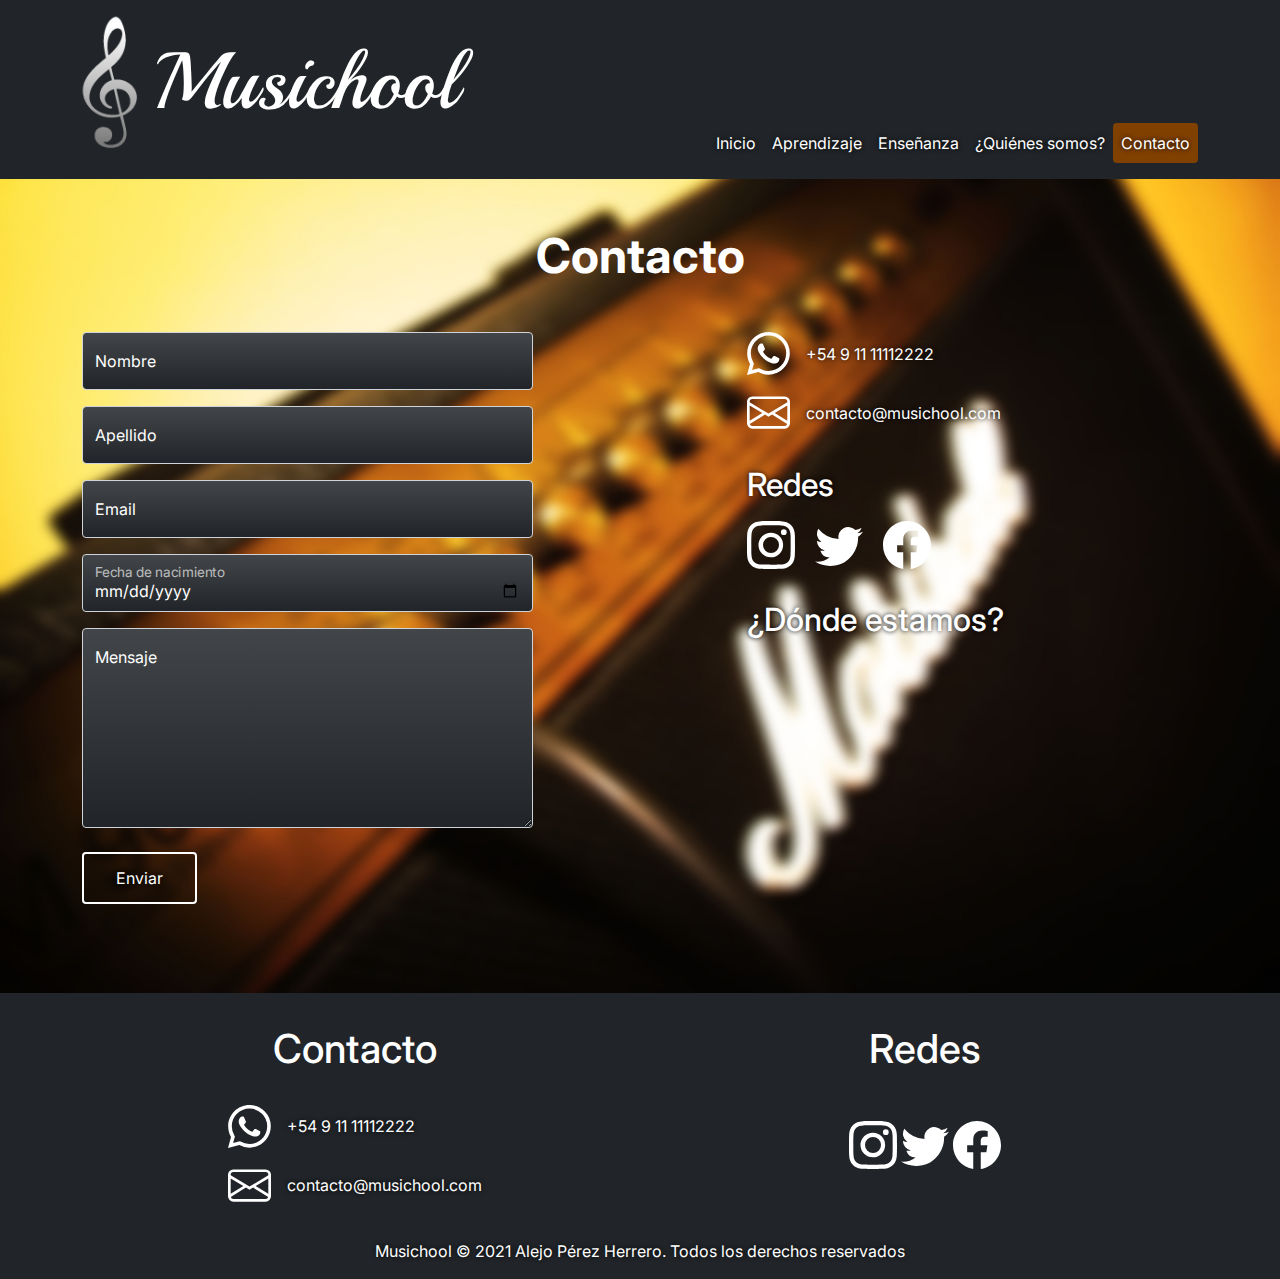
<file: page/contacto.html>
<!DOCTYPE html>
<html lang="es">

<head>
    <meta charset="UTF-8">
    <meta http-equiv="X-UA-Compatible" content="IE=edge">
    <meta name="viewport" content="width=device-width, initial-scale=1.0">
    <meta name="description"
        content="Seguinos en nuestras redes y entérate de las últimas novedades. Envía tu formulario o forma parte de Musichool lo más pronto posible.">
    <meta name="keywords" content="CONTACTO, REDES, UBICACIÓN">
    <link rel="preconnect" href="https://fonts.googleapis.com">
    <link rel="preconnect" href="https://fonts.gstatic.com" crossorigin>
    <link href="https://fonts.googleapis.com/css2?family=Inter:wght@300;800&family=Playball&display=swap"
        rel="stylesheet">
    <link rel="stylesheet" href="../css/estilos.css">
    <link rel="stylesheet" href="https://cdn.jsdelivr.net/npm/bootstrap-icons@1.7.2/font/bootstrap-icons.css">
    <script src="https://cdn.jsdelivr.net/npm/bootstrap@5.1.3/dist/js/bootstrap.bundle.min.js"
        integrity="sha384-ka7Sk0Gln4gmtz2MlQnikT1wXgYsOg+OMhuP+IlRH9sENBO0LRn5q+8nbTov4+1p"
        crossorigin="anonymous"></script>
    <title>Contacto | Musichool</title>
</head>

<body>
    <header class="bg-dark sticky-top">
        <div class="container">
            <nav
                class="navbar nav-pills navbar-expand-lg navbar-dark justify-content-around justify-content-lg-between align-items-lg-baseline">
                <a href="../index.html" class="d-flex align-items-center text-decoration-none">
                    <img src="../img/logo-musichool.svg" alt="logo" class="logo-size me-2">
                    <h1 class="nombre-sitio">Musichool</h1>
                </a>
                <button class="navbar-toggler" type="button" data-bs-toggle="collapse"
                    data-bs-target="#navbarNavAltMarkup" aria-controls="navbarNavAltMarkup" aria-expanded="false"
                    aria-label="Toggle navigation">
                    <span class="navbar-toggler-icon"></span>
                </button>
                <div class="collapse navbar-collapse flex-grow-0" id="navbarNavAltMarkup">
                    <ul class="navbar-nav align-items-center mt-3">
                        <li><a class="nav-link" href="../index.html">Inicio</a></li>
                        <li><a class="nav-link" href="aprendizaje.html">Aprendizaje</a></li>
                        <li><a class="nav-link" href="ensenanza.html">Enseñanza</a></li>
                        <li><a class="nav-link" href="quienes-somos.html">¿Quiénes somos?</a></li>
                        <li><a class="nav-link active" aria-current="page" href="#">Contacto</a></li>
                    </ul>
                </div>
            </nav>
        </div>
    </header>
    <main class="fondo-contacto pb-3">
        <div class="container">
            <h1 class="titulo pt-4 text-center">Contacto</h1>
            <div class="row justify-content-md-between mt-4">
                <div class="col-12 col-md-5 mb-md-0 mb-5">
                    <form>
                        <div class="form-floating mb-2">
                            <input type="text" class="form-control bg-dark bg-gradient" id="nombre" placeholder="Nombre"
                                autocomplete="off" required>
                            <label for="nombre" class="form-label">Nombre</label>
                        </div>
                        <div class="form-floating mb-2">
                            <input type="text" class="form-control bg-dark bg-gradient" id="apellido"
                                placeholder="Apellido" autocomplete="off" required>
                            <label for="apellido" class="form-label">Apellido</label>
                        </div>
                        <div class="form-floating mb-2">
                            <input type="email" class="form-control bg-dark bg-gradient" id="email" placeholder="Email" autocomplete="off"
                                required>
                            <label for="email" class="form-label">Email</label>
                        </div>
                        <div class="form-floating mb-2">
                            <input type="date" class="form-control bg-dark bg-gradient" id="nacimiento"
                                placeholder="Nacimiento" autocomplete="off" required>
                            <label for="nacimiento" class="form-label">Fecha de nacimiento</label>
                        </div>
                        <div class="form-floating mb-2">
                            <textarea class="form-control bg-dark bg-gradient" id="mensaje" placeholder="Mensaje"
                                style="height: 200px;" autocomplete="off" required></textarea>
                            <label for="mensaje" class="form-label">Mensaje</label>
                        </div>
                        <div>
                            <button class="btn pulse mx-0" type="submit">Enviar</button>
                        </div>
                    </form>
                </div>
                <div class="col-12 col-md-5">
                    <div class="d-flex align-items-center mb-2">
                        <svg xmlns="http://www.w3.org/2000/svg" fill="currentColor"
                            class="bi bi-whatsapp contacto-iconos special" viewBox="0 0 16 16">
                            <path
                                d="M13.601 2.326A7.854 7.854 0 0 0 7.994 0C3.627 0 .068 3.558.064 7.926c0 1.399.366 2.76 1.057 3.965L0 16l4.204-1.102a7.933 7.933 0 0 0 3.79.965h.004c4.368 0 7.926-3.558 7.93-7.93A7.898 7.898 0 0 0 13.6 2.326zM7.994 14.521a6.573 6.573 0 0 1-3.356-.92l-.24-.144-2.494.654.666-2.433-.156-.251a6.56 6.56 0 0 1-1.007-3.505c0-3.626 2.957-6.584 6.591-6.584a6.56 6.56 0 0 1 4.66 1.931 6.557 6.557 0 0 1 1.928 4.66c-.004 3.639-2.961 6.592-6.592 6.592zm3.615-4.934c-.197-.099-1.17-.578-1.353-.646-.182-.065-.315-.099-.445.099-.133.197-.513.646-.627.775-.114.133-.232.148-.43.05-.197-.1-.836-.308-1.592-.985-.59-.525-.985-1.175-1.103-1.372-.114-.198-.011-.304.088-.403.087-.088.197-.232.296-.346.1-.114.133-.198.198-.33.065-.134.034-.248-.015-.347-.05-.099-.445-1.076-.612-1.47-.16-.389-.323-.335-.445-.34-.114-.007-.247-.007-.38-.007a.729.729 0 0 0-.529.247c-.182.198-.691.677-.691 1.654 0 .977.71 1.916.81 2.049.098.133 1.394 2.132 3.383 2.992.47.205.84.326 1.129.418.475.152.904.129 1.246.08.38-.058 1.171-.48 1.338-.943.164-.464.164-.86.114-.943-.049-.084-.182-.133-.38-.232z">
                        </svg>
                        <p class="ps-2">+54 9 11 11112222</p>
                    </div>
                    <div class="d-flex align-items-center mb-3">
                        <svg xmlns="http://www.w3.org/2000/svg" fill="currentColor"
                            class="bi bi-envelope contacto-iconos special" viewBox="0 0 16 16">
                            <path
                                d="M0 4a2 2 0 0 1 2-2h12a2 2 0 0 1 2 2v8a2 2 0 0 1-2 2H2a2 2 0 0 1-2-2V4Zm2-1a1 1 0 0 0-1 1v.217l7 4.2 7-4.2V4a1 1 0 0 0-1-1H2Zm13 2.383-4.708 2.825L15 11.105V5.383Zm-.034 6.876-5.64-3.471L8 9.583l-1.326-.795-5.64 3.47A1 1 0 0 0 2 13h12a1 1 0 0 0 .966-.741ZM1 11.105l4.708-2.897L1 5.383v5.722Z">
                        </svg>
                        <p class="ps-2">contacto@musichool.com</p>
                    </div>
                    <div class="d-flex flex-column mb-3">
                        <h2>Redes</h2>
                        <div>
                            <div class="d-inline">
                                <a href="https://www.instagram.com/"
                                    class="text-decoration-none me-2">
                                    <svg xmlns="http://www.w3.org/2000/svg" fill="currentColor"
                                        class="bi bi-instagram contacto-iconos" viewBox="0 0 16 16">
                                        <path
                                            d="M8 0C5.829 0 5.556.01 4.703.048 3.85.088 3.269.222 2.76.42a3.917 3.917 0 0 0-1.417.923A3.927 3.927 0 0 0 .42 2.76C.222 3.268.087 3.85.048 4.7.01 5.555 0 5.827 0 8.001c0 2.172.01 2.444.048 3.297.04.852.174 1.433.372 1.942.205.526.478.972.923 1.417.444.445.89.719 1.416.923.51.198 1.09.333 1.942.372C5.555 15.99 5.827 16 8 16s2.444-.01 3.298-.048c.851-.04 1.434-.174 1.943-.372a3.916 3.916 0 0 0 1.416-.923c.445-.445.718-.891.923-1.417.197-.509.332-1.09.372-1.942C15.99 10.445 16 10.173 16 8s-.01-2.445-.048-3.299c-.04-.851-.175-1.433-.372-1.941a3.926 3.926 0 0 0-.923-1.417A3.911 3.911 0 0 0 13.24.42c-.51-.198-1.092-.333-1.943-.372C10.443.01 10.172 0 7.998 0h.003zm-.717 1.442h.718c2.136 0 2.389.007 3.232.046.78.035 1.204.166 1.486.275.373.145.64.319.92.599.28.28.453.546.598.92.11.281.24.705.275 1.485.039.843.047 1.096.047 3.231s-.008 2.389-.047 3.232c-.035.78-.166 1.203-.275 1.485a2.47 2.47 0 0 1-.599.919c-.28.28-.546.453-.92.598-.28.11-.704.24-1.485.276-.843.038-1.096.047-3.232.047s-2.39-.009-3.233-.047c-.78-.036-1.203-.166-1.485-.276a2.478 2.478 0 0 1-.92-.598 2.48 2.48 0 0 1-.6-.92c-.109-.281-.24-.705-.275-1.485-.038-.843-.046-1.096-.046-3.233 0-2.136.008-2.388.046-3.231.036-.78.166-1.204.276-1.486.145-.373.319-.64.599-.92.28-.28.546-.453.92-.598.282-.11.705-.24 1.485-.276.738-.034 1.024-.044 2.515-.045v.002zm4.988 1.328a.96.96 0 1 0 0 1.92.96.96 0 0 0 0-1.92zm-4.27 1.122a4.109 4.109 0 1 0 0 8.217 4.109 4.109 0 0 0 0-8.217zm0 1.441a2.667 2.667 0 1 1 0 5.334 2.667 2.667 0 0 1 0-5.334z">
                                    </svg>
                                </a>
                            </div>
                            <div class="d-inline">
                                <a href="https://www.twitter.com/" class="text-decoration-none me-2">
                                    <svg xmlns="http://www.w3.org/2000/svg" fill="currentColor"
                                        class="bi bi-twitter contacto-iconos" viewBox="0 0 16 16">
                                        <path
                                            d="M5.026 15c6.038 0 9.341-5.003 9.341-9.334 0-.14 0-.282-.006-.422A6.685 6.685 0 0 0 16 3.542a6.658 6.658 0 0 1-1.889.518 3.301 3.301 0 0 0 1.447-1.817 6.533 6.533 0 0 1-2.087.793A3.286 3.286 0 0 0 7.875 6.03a9.325 9.325 0 0 1-6.767-3.429 3.289 3.289 0 0 0 1.018 4.382A3.323 3.323 0 0 1 .64 6.575v.045a3.288 3.288 0 0 0 2.632 3.218 3.203 3.203 0 0 1-.865.115 3.23 3.23 0 0 1-.614-.057 3.283 3.283 0 0 0 3.067 2.277A6.588 6.588 0 0 1 .78 13.58a6.32 6.32 0 0 1-.78-.045A9.344 9.344 0 0 0 5.026 15z">
                                    </svg>
                                </a>
                            </div>
                            <div class="d-inline">
                                <a href="https://www.facebook.com/"
                                    class="text-decoration-none">
                                    <svg xmlns="http://www.w3.org/2000/svg" fill="currentColor"
                                        class="bi bi-facebook contacto-iconos" viewBox="0 0 16 16">
                                        <path
                                            d="M16 8.049c0-4.446-3.582-8.05-8-8.05C3.58 0-.002 3.603-.002 8.05c0 4.017 2.926 7.347 6.75 7.951v-5.625h-2.03V8.05H6.75V6.275c0-2.017 1.195-3.131 3.022-3.131.876 0 1.791.157 1.791.157v1.98h-1.009c-.993 0-1.303.621-1.303 1.258v1.51h2.218l-.354 2.326H9.25V16c3.824-.604 6.75-3.934 6.75-7.951z">
                                    </svg>
                                </a>
                            </div>
                        </div>
                    </div>
                    <h2>¿Dónde estamos?</h2>
                    <iframe
                        src="https://www.google.com/maps/embed?pb=!1m18!1m12!1m3!1d9301.718888622774!2d-58.500029162742486!3d-34.486294296055355!2m3!1f0!2f0!3f0!3m2!1i1024!2i768!4f13.1!3m3!1m2!1s0x95bcb1a62897a1b5%3A0xd2fbc2e609de1463!2zTWFydMOtbmV6!5e0!3m2!1ses!2sar!4v1636816215092!5m2!1ses!2sar"
                        width="500" height="300" style="border:0; max-width: 100%;" allowfullscreen=""
                        loading="lazy"></iframe>
                </div>
            </div>
        </div>
    </main>
    <footer class="bg-dark">
        <div class="container pt-3 pb-3">
            <div class="row justify-content-evenly">
                <div class="col-12 col-sm-6">
                    <div class="d-flex flex-column align-items-center">
                        <h1>Contacto</h1>
                        <section class="pt-sm-2">
                            <div class="d-flex align-items-center mb-2">
                                <svg xmlns="http://www.w3.org/2000/svg" fill="currentColor"
                                    class="bi bi-whatsapp contacto-iconos special" viewBox="0 0 16 16">
                                    <path
                                        d="M13.601 2.326A7.854 7.854 0 0 0 7.994 0C3.627 0 .068 3.558.064 7.926c0 1.399.366 2.76 1.057 3.965L0 16l4.204-1.102a7.933 7.933 0 0 0 3.79.965h.004c4.368 0 7.926-3.558 7.93-7.93A7.898 7.898 0 0 0 13.6 2.326zM7.994 14.521a6.573 6.573 0 0 1-3.356-.92l-.24-.144-2.494.654.666-2.433-.156-.251a6.56 6.56 0 0 1-1.007-3.505c0-3.626 2.957-6.584 6.591-6.584a6.56 6.56 0 0 1 4.66 1.931 6.557 6.557 0 0 1 1.928 4.66c-.004 3.639-2.961 6.592-6.592 6.592zm3.615-4.934c-.197-.099-1.17-.578-1.353-.646-.182-.065-.315-.099-.445.099-.133.197-.513.646-.627.775-.114.133-.232.148-.43.05-.197-.1-.836-.308-1.592-.985-.59-.525-.985-1.175-1.103-1.372-.114-.198-.011-.304.088-.403.087-.088.197-.232.296-.346.1-.114.133-.198.198-.33.065-.134.034-.248-.015-.347-.05-.099-.445-1.076-.612-1.47-.16-.389-.323-.335-.445-.34-.114-.007-.247-.007-.38-.007a.729.729 0 0 0-.529.247c-.182.198-.691.677-.691 1.654 0 .977.71 1.916.81 2.049.098.133 1.394 2.132 3.383 2.992.47.205.84.326 1.129.418.475.152.904.129 1.246.08.38-.058 1.171-.48 1.338-.943.164-.464.164-.86.114-.943-.049-.084-.182-.133-.38-.232z">
                                </svg>
                                <p class="ps-2">+54 9 11 11112222</p>
                            </div>
                            <div class="d-flex align-items-center">
                                <svg xmlns="http://www.w3.org/2000/svg" fill="currentColor"
                                    class="bi bi-envelope contacto-iconos special" viewBox="0 0 16 16">
                                    <path
                                        d="M0 4a2 2 0 0 1 2-2h12a2 2 0 0 1 2 2v8a2 2 0 0 1-2 2H2a2 2 0 0 1-2-2V4Zm2-1a1 1 0 0 0-1 1v.217l7 4.2 7-4.2V4a1 1 0 0 0-1-1H2Zm13 2.383-4.708 2.825L15 11.105V5.383Zm-.034 6.876-5.64-3.471L8 9.583l-1.326-.795-5.64 3.47A1 1 0 0 0 2 13h12a1 1 0 0 0 .966-.741ZM1 11.105l4.708-2.897L1 5.383v5.722Z">
                                </svg>
                                <p class="ps-2">contacto@musichool.com</p>
                            </div>
                        </section>
                    </div>
                </div>
                <div class="col-12 col-sm-6 mt-3 mt-sm-0">
                    <div class="d-flex align-items-center justify-content-center flex-column">
                        <h1>Redes</h1>
                        <section class="pt-sm-3">
                            <div class="d-inline">
                                <a href="https://www.instagram.com/"
                                    class="text-decoration-none col-1 col-sm-3 col-xl-2" target="_blank">
                                    <svg xmlns="http://www.w3.org/2000/svg" fill="currentColor"
                                        class="bi bi-instagram contacto-iconos" viewBox="0 0 16 16">
                                        <path
                                            d="M8 0C5.829 0 5.556.01 4.703.048 3.85.088 3.269.222 2.76.42a3.917 3.917 0 0 0-1.417.923A3.927 3.927 0 0 0 .42 2.76C.222 3.268.087 3.85.048 4.7.01 5.555 0 5.827 0 8.001c0 2.172.01 2.444.048 3.297.04.852.174 1.433.372 1.942.205.526.478.972.923 1.417.444.445.89.719 1.416.923.51.198 1.09.333 1.942.372C5.555 15.99 5.827 16 8 16s2.444-.01 3.298-.048c.851-.04 1.434-.174 1.943-.372a3.916 3.916 0 0 0 1.416-.923c.445-.445.718-.891.923-1.417.197-.509.332-1.09.372-1.942C15.99 10.445 16 10.173 16 8s-.01-2.445-.048-3.299c-.04-.851-.175-1.433-.372-1.941a3.926 3.926 0 0 0-.923-1.417A3.911 3.911 0 0 0 13.24.42c-.51-.198-1.092-.333-1.943-.372C10.443.01 10.172 0 7.998 0h.003zm-.717 1.442h.718c2.136 0 2.389.007 3.232.046.78.035 1.204.166 1.486.275.373.145.64.319.92.599.28.28.453.546.598.92.11.281.24.705.275 1.485.039.843.047 1.096.047 3.231s-.008 2.389-.047 3.232c-.035.78-.166 1.203-.275 1.485a2.47 2.47 0 0 1-.599.919c-.28.28-.546.453-.92.598-.28.11-.704.24-1.485.276-.843.038-1.096.047-3.232.047s-2.39-.009-3.233-.047c-.78-.036-1.203-.166-1.485-.276a2.478 2.478 0 0 1-.92-.598 2.48 2.48 0 0 1-.6-.92c-.109-.281-.24-.705-.275-1.485-.038-.843-.046-1.096-.046-3.233 0-2.136.008-2.388.046-3.231.036-.78.166-1.204.276-1.486.145-.373.319-.64.599-.92.28-.28.546-.453.92-.598.282-.11.705-.24 1.485-.276.738-.034 1.024-.044 2.515-.045v.002zm4.988 1.328a.96.96 0 1 0 0 1.92.96.96 0 0 0 0-1.92zm-4.27 1.122a4.109 4.109 0 1 0 0 8.217 4.109 4.109 0 0 0 0-8.217zm0 1.441a2.667 2.667 0 1 1 0 5.334 2.667 2.667 0 0 1 0-5.334z">
                                    </svg>
                                </a>
                            </div>
                            <div class="d-inline">
                                <a href="https://www.twitter.com/" class="text-decoration-none col-1 col-sm-3 col-xl-2" target="_blank">
                                    <svg xmlns="http://www.w3.org/2000/svg" fill="currentColor"
                                        class="bi bi-twitter contacto-iconos" viewBox="0 0 16 16">
                                        <path
                                            d="M5.026 15c6.038 0 9.341-5.003 9.341-9.334 0-.14 0-.282-.006-.422A6.685 6.685 0 0 0 16 3.542a6.658 6.658 0 0 1-1.889.518 3.301 3.301 0 0 0 1.447-1.817 6.533 6.533 0 0 1-2.087.793A3.286 3.286 0 0 0 7.875 6.03a9.325 9.325 0 0 1-6.767-3.429 3.289 3.289 0 0 0 1.018 4.382A3.323 3.323 0 0 1 .64 6.575v.045a3.288 3.288 0 0 0 2.632 3.218 3.203 3.203 0 0 1-.865.115 3.23 3.23 0 0 1-.614-.057 3.283 3.283 0 0 0 3.067 2.277A6.588 6.588 0 0 1 .78 13.58a6.32 6.32 0 0 1-.78-.045A9.344 9.344 0 0 0 5.026 15z">
                                    </svg>
                                </a>
                            </div>
                            <div class="d-inline">
                                <a href="https://www.facebook.com/"
                                    class="text-decoration-none col-1 col-sm-3 col-xl-2" target="_blank">
                                    <svg xmlns="http://www.w3.org/2000/svg" fill="currentColor"
                                        class="bi bi-facebook contacto-iconos" viewBox="0 0 16 16">
                                        <path
                                            d="M16 8.049c0-4.446-3.582-8.05-8-8.05C3.58 0-.002 3.603-.002 8.05c0 4.017 2.926 7.347 6.75 7.951v-5.625h-2.03V8.05H6.75V6.275c0-2.017 1.195-3.131 3.022-3.131.876 0 1.791.157 1.791.157v1.98h-1.009c-.993 0-1.303.621-1.303 1.258v1.51h2.218l-.354 2.326H9.25V16c3.824-.604 6.75-3.934 6.75-7.951z">
                                    </svg>
                                </a>
                            </div>
                        </section>
                    </div>
                </div>
            </div>
        </div>
        <p class="container copyright">Musichool © 2021 Alejo Pérez Herrero. Todos los derechos reservados</p>
    </footer>
</body>

</html>
</file>
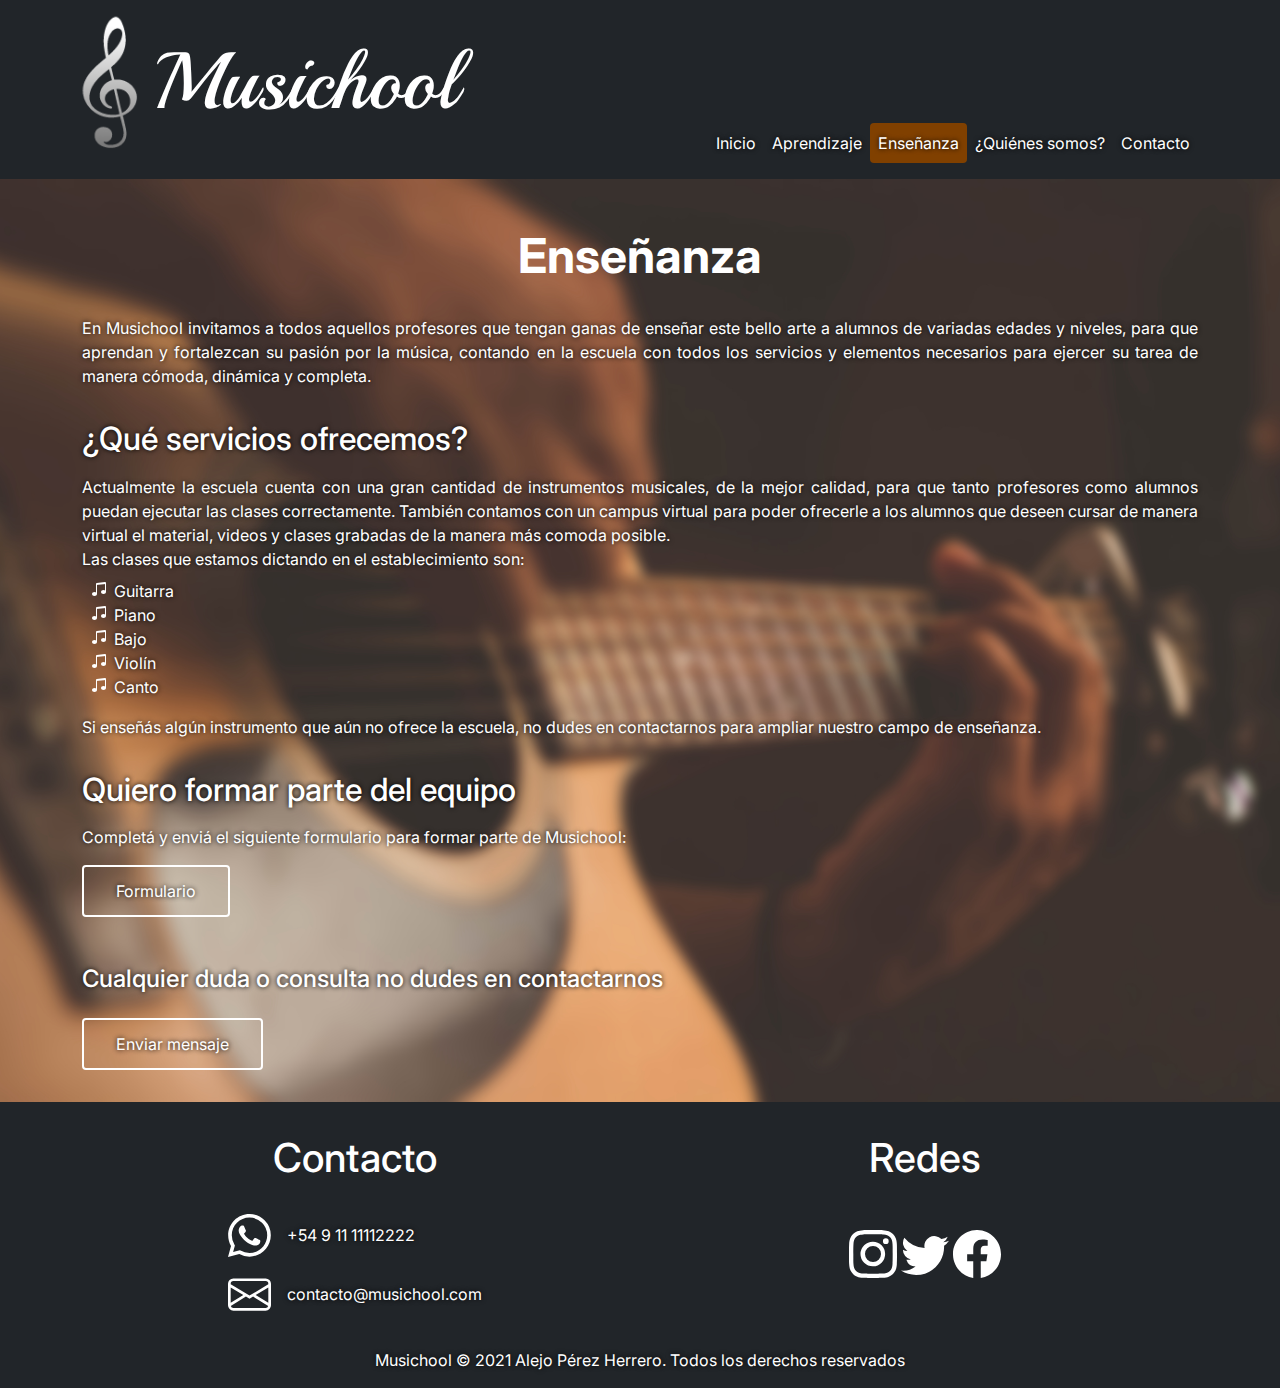
<file: page/ensenanza.html>
<!DOCTYPE html>
<html lang="es">

<head>
    <meta charset="UTF-8">
    <meta http-equiv="X-UA-Compatible" content="IE=edge">
    <meta name="viewport" content="width=device-width, initial-scale=1.0">
    <meta name="description"
        content="Forma parte de nuestro equipo profesional y expande el conocimiento a aquellas personas que desean conocer el arte musical.">
    <meta name="keywords" content="PROFESOR, EQUIPO, ENSEÑAR, MAESTRO">
    <link rel="preconnect" href="https://fonts.googleapis.com">
    <link rel="preconnect" href="https://fonts.gstatic.com" crossorigin>
    <link href="https://fonts.googleapis.com/css2?family=Inter:wght@300;800&family=Playball&display=swap"
        rel="stylesheet">
    <link rel="stylesheet" href="../css/estilos.css">
    <link rel="stylesheet" href="https://cdn.jsdelivr.net/npm/bootstrap-icons@1.7.2/font/bootstrap-icons.css">
    <script src="https://cdn.jsdelivr.net/npm/bootstrap@5.1.3/dist/js/bootstrap.bundle.min.js"
        integrity="sha384-ka7Sk0Gln4gmtz2MlQnikT1wXgYsOg+OMhuP+IlRH9sENBO0LRn5q+8nbTov4+1p"
        crossorigin="anonymous"></script>
    <title>Nuestro equipo, Enseñanza | Musichool</title>
</head>

<body>
    <header class="bg-dark sticky-top">
        <div class="container">
            <nav
                class="navbar nav-pills navbar-expand-lg navbar-dark justify-content-around justify-content-lg-between align-items-lg-baseline">
                <a href="../index.html" class="d-flex align-items-center text-decoration-none">
                    <img src="../img/logo-musichool.svg" alt="logo" class="logo-size me-2">
                    <h1 class="nombre-sitio">Musichool</h1>
                </a>
                <button class="navbar-toggler" type="button" data-bs-toggle="collapse"
                    data-bs-target="#navbarNavAltMarkup" aria-controls="navbarNavAltMarkup" aria-expanded="false"
                    aria-label="Toggle navigation">
                    <span class="navbar-toggler-icon"></span>
                </button>
                <div class="collapse navbar-collapse flex-grow-0" id="navbarNavAltMarkup">
                    <ul class="navbar-nav align-items-center mt-3">
                        <li><a class="nav-link" href="../index.html">Inicio</a></li>
                        <li><a class="nav-link" href="aprendizaje.html">Aprendizaje</a></li>
                        <li><a class="nav-link active" aria-current="page" href="#">Enseñanza</a></li>
                        <li><a class="nav-link" href="quienes-somos.html">¿Quiénes somos?</a></li>
                        <li><a class="nav-link" href="contacto.html">Contacto</a></li>
                    </ul>
                </div>
            </nav>
        </div>
    </header>
    <main class="fondo-e">
        <div class="container">
            <h1 class="titulo text-center pt-4">Enseñanza</h1>
            <section class="my-3">
                <p>En Musichool invitamos a todos aquellos profesores que tengan ganas de enseñar este bello arte a
                    alumnos de variadas edades y niveles, para que aprendan y fortalezcan su pasión por la música,
                    contando en la escuela con todos los servicios y elementos necesarios para ejercer su tarea de
                    manera cómoda, dinámica y completa.</p>
            </section>
            <h2>¿Qué servicios ofrecemos?</h2>
            <section class="mb-3">
                <p>Actualmente la escuela cuenta con una gran cantidad de instrumentos musicales, de la mejor calidad,
                    para que tanto profesores como alumnos puedan ejecutar las clases correctamente. También contamos
                    con un campus virtual para poder ofrecerle a los alumnos que deseen cursar de manera virtual el
                    material, videos y clases grabadas de la manera más comoda posible.</p>
                <p>Las clases que estamos dictando en el establecimiento son:
                <ul class="mt-1 icon-lista-instrumentos">
                    <li>Guitarra</li>
                    <li>Piano</li>
                    <li>Bajo</li>
                    <li>Violín</li>
                    <li>Canto</li>
                </ul>

                <p>Si enseñás algún instrumento que aún no ofrece la escuela, no dudes en contactarnos para ampliar
                    nuestro campo de enseñanza.</p>
                </p>
            </section>
            <h2>Quiero formar parte del equipo</h2>
            <section>
                <p>Completá y enviá el siguiente formulario para formar parte de Musichool:</p>
                <button type="button" class="btn pulse mx-0 my-2" data-bs-toggle="modal" data-bs-target="#formulario">
                    Formulario
                </button>

                <div class="modal fade" id="formulario" tabindex="-1" aria-labelledby="formularioModal"
                    aria-hidden="true">
                    <div class="modal-dialog">
                        <div class="modal-content bg-dark">
                            <div class="modal-header">
                                <h5 class="modal-title" id="formularioModal">Colocá tus datos</h5>
                                <button type="button" class="btn-close btn-close-white" data-bs-dismiss="modal"
                                    aria-label="Close"></button>
                            </div>
                            <div class="modal-body">
                                <form>
                                    <div class="form-floating mb-2">
                                        <input type="text" class="form-control bg-dark bg-gradient" id="nombre"
                                            placeholder="Nombre" autocomplete="off" required>
                                        <label for="nombre" class="form-label">Nombre</label>
                                    </div>
                                    <div class="form-floating mb-2">
                                        <input type="text" class="form-control bg-dark bg-gradient" id="apellido"
                                            placeholder="Apellido" autocomplete="off" required>
                                        <label for="apellido" class="form-label">Apellido</label>
                                    </div>
                                    <div class="form-floating mb-2">
                                        <input type="tel" class="form-control bg-dark bg-gradient" id="dni"
                                            placeholder="DNI" autocomplete="off" required>
                                        <label for="dni" class="form-label">DNI</label>
                                    </div>
                                    <div class="form-floating mb-2">
                                        <input type="email" class="form-control bg-dark bg-gradient" id="email"
                                            placeholder="Email" autocomplete="off" required>
                                        <label for="email" class="form-label">Email</label>
                                    </div>
                                    <div class="form-floating mb-2">
                                        <input type="tel" class="form-control bg-dark bg-gradient" id="telefono"
                                            placeholder="Teléfono" autocomplete="off" required>
                                        <label for="telefono" class="form-label">Teléfono</label>
                                    </div>
                                    <div class="mb-2 row">
                                        <div class="col form-floating">
                                            <input type="text" id="direccion" class="form-control bg-dark bg-gradient"
                                                placeholder="Dirección" autocomplete="off" required>
                                            <label for="direccion" class="form-label">Dirección</label>
                                        </div>
                                        <div class="col form-floating">
                                            <input type="tel" id="cp" class="form-control bg-dark bg-gradient"
                                                placeholder="Código postal" autocomplete="off" required>
                                            <label for="cp" class="form-label">Código postal</label>
                                        </div>
                                    </div>
                                    <div class="form-floating mb-2">
                                        <input type="text" id="localidad" class="form-control bg-dark bg-gradient"
                                            placeholder="Localidad" autocomplete="off" required>
                                        <label for="localidad" class="form-label">Localidad</label>
                                    </div>
                                    <div class="mb-2">
                                        <label for="cv" class="form-label">Curriculum Vitae</label>
                                        <input class="form-control bg-dark" type="file" id="cv" autocomplete="off" required>
                                    </div>
                                    <div>
                                        <button class="btn pulse mx-0 my-2" type="submit">Enviar formulario</button>
                                    </div>
                                </form>
                            </div>
                        </div>
                    </div>
                </div>
            </section>
            <h3 class="fs-4 mt-3">Cualquier duda o consulta no dudes en contactarnos</h3>
            <a href="contacto.html" class="btn pulse mx-0 mb-3">Enviar mensaje</a>
        </div>
    </main>
    <footer class="bg-dark">
        <div class="container pt-3 pb-3">
            <div class="row justify-content-evenly">
                <div class="col-12 col-sm-6">
                    <div class="d-flex flex-column align-items-center">
                        <h1>Contacto</h1>
                        <section class="pt-sm-2">
                            <div class="d-flex align-items-center mb-2">
                                <svg xmlns="http://www.w3.org/2000/svg" fill="currentColor"
                                    class="bi bi-whatsapp contacto-iconos special" viewBox="0 0 16 16">
                                    <path
                                        d="M13.601 2.326A7.854 7.854 0 0 0 7.994 0C3.627 0 .068 3.558.064 7.926c0 1.399.366 2.76 1.057 3.965L0 16l4.204-1.102a7.933 7.933 0 0 0 3.79.965h.004c4.368 0 7.926-3.558 7.93-7.93A7.898 7.898 0 0 0 13.6 2.326zM7.994 14.521a6.573 6.573 0 0 1-3.356-.92l-.24-.144-2.494.654.666-2.433-.156-.251a6.56 6.56 0 0 1-1.007-3.505c0-3.626 2.957-6.584 6.591-6.584a6.56 6.56 0 0 1 4.66 1.931 6.557 6.557 0 0 1 1.928 4.66c-.004 3.639-2.961 6.592-6.592 6.592zm3.615-4.934c-.197-.099-1.17-.578-1.353-.646-.182-.065-.315-.099-.445.099-.133.197-.513.646-.627.775-.114.133-.232.148-.43.05-.197-.1-.836-.308-1.592-.985-.59-.525-.985-1.175-1.103-1.372-.114-.198-.011-.304.088-.403.087-.088.197-.232.296-.346.1-.114.133-.198.198-.33.065-.134.034-.248-.015-.347-.05-.099-.445-1.076-.612-1.47-.16-.389-.323-.335-.445-.34-.114-.007-.247-.007-.38-.007a.729.729 0 0 0-.529.247c-.182.198-.691.677-.691 1.654 0 .977.71 1.916.81 2.049.098.133 1.394 2.132 3.383 2.992.47.205.84.326 1.129.418.475.152.904.129 1.246.08.38-.058 1.171-.48 1.338-.943.164-.464.164-.86.114-.943-.049-.084-.182-.133-.38-.232z">
                                </svg>
                                <p class="ps-2">+54 9 11 11112222</p>
                            </div>
                            <div class="d-flex align-items-center">
                                <svg xmlns="http://www.w3.org/2000/svg" fill="currentColor"
                                    class="bi bi-envelope contacto-iconos special" viewBox="0 0 16 16">
                                    <path
                                        d="M0 4a2 2 0 0 1 2-2h12a2 2 0 0 1 2 2v8a2 2 0 0 1-2 2H2a2 2 0 0 1-2-2V4Zm2-1a1 1 0 0 0-1 1v.217l7 4.2 7-4.2V4a1 1 0 0 0-1-1H2Zm13 2.383-4.708 2.825L15 11.105V5.383Zm-.034 6.876-5.64-3.471L8 9.583l-1.326-.795-5.64 3.47A1 1 0 0 0 2 13h12a1 1 0 0 0 .966-.741ZM1 11.105l4.708-2.897L1 5.383v5.722Z">
                                </svg>
                                <p class="ps-2">contacto@musichool.com</p>
                            </div>
                        </section>
                    </div>
                </div>
                <div class="col-12 col-sm-6 mt-3 mt-sm-0">
                    <div class="d-flex align-items-center justify-content-center flex-column">
                        <h1>Redes</h1>
                        <section class="pt-sm-3">
                            <div class="d-inline">
                                <a href="https://www.instagram.com/"
                                    class="text-decoration-none col-1 col-sm-3 col-xl-2" target="_blank">
                                    <svg xmlns="http://www.w3.org/2000/svg" fill="currentColor"
                                        class="bi bi-instagram contacto-iconos" viewBox="0 0 16 16">
                                        <path
                                            d="M8 0C5.829 0 5.556.01 4.703.048 3.85.088 3.269.222 2.76.42a3.917 3.917 0 0 0-1.417.923A3.927 3.927 0 0 0 .42 2.76C.222 3.268.087 3.85.048 4.7.01 5.555 0 5.827 0 8.001c0 2.172.01 2.444.048 3.297.04.852.174 1.433.372 1.942.205.526.478.972.923 1.417.444.445.89.719 1.416.923.51.198 1.09.333 1.942.372C5.555 15.99 5.827 16 8 16s2.444-.01 3.298-.048c.851-.04 1.434-.174 1.943-.372a3.916 3.916 0 0 0 1.416-.923c.445-.445.718-.891.923-1.417.197-.509.332-1.09.372-1.942C15.99 10.445 16 10.173 16 8s-.01-2.445-.048-3.299c-.04-.851-.175-1.433-.372-1.941a3.926 3.926 0 0 0-.923-1.417A3.911 3.911 0 0 0 13.24.42c-.51-.198-1.092-.333-1.943-.372C10.443.01 10.172 0 7.998 0h.003zm-.717 1.442h.718c2.136 0 2.389.007 3.232.046.78.035 1.204.166 1.486.275.373.145.64.319.92.599.28.28.453.546.598.92.11.281.24.705.275 1.485.039.843.047 1.096.047 3.231s-.008 2.389-.047 3.232c-.035.78-.166 1.203-.275 1.485a2.47 2.47 0 0 1-.599.919c-.28.28-.546.453-.92.598-.28.11-.704.24-1.485.276-.843.038-1.096.047-3.232.047s-2.39-.009-3.233-.047c-.78-.036-1.203-.166-1.485-.276a2.478 2.478 0 0 1-.92-.598 2.48 2.48 0 0 1-.6-.92c-.109-.281-.24-.705-.275-1.485-.038-.843-.046-1.096-.046-3.233 0-2.136.008-2.388.046-3.231.036-.78.166-1.204.276-1.486.145-.373.319-.64.599-.92.28-.28.546-.453.92-.598.282-.11.705-.24 1.485-.276.738-.034 1.024-.044 2.515-.045v.002zm4.988 1.328a.96.96 0 1 0 0 1.92.96.96 0 0 0 0-1.92zm-4.27 1.122a4.109 4.109 0 1 0 0 8.217 4.109 4.109 0 0 0 0-8.217zm0 1.441a2.667 2.667 0 1 1 0 5.334 2.667 2.667 0 0 1 0-5.334z">
                                    </svg>
                                </a>
                            </div>
                            <div class="d-inline">
                                <a href="https://www.twitter.com/" class="text-decoration-none col-1 col-sm-3 col-xl-2" target="_blank">
                                    <svg xmlns="http://www.w3.org/2000/svg" fill="currentColor"
                                        class="bi bi-twitter contacto-iconos" viewBox="0 0 16 16">
                                        <path
                                            d="M5.026 15c6.038 0 9.341-5.003 9.341-9.334 0-.14 0-.282-.006-.422A6.685 6.685 0 0 0 16 3.542a6.658 6.658 0 0 1-1.889.518 3.301 3.301 0 0 0 1.447-1.817 6.533 6.533 0 0 1-2.087.793A3.286 3.286 0 0 0 7.875 6.03a9.325 9.325 0 0 1-6.767-3.429 3.289 3.289 0 0 0 1.018 4.382A3.323 3.323 0 0 1 .64 6.575v.045a3.288 3.288 0 0 0 2.632 3.218 3.203 3.203 0 0 1-.865.115 3.23 3.23 0 0 1-.614-.057 3.283 3.283 0 0 0 3.067 2.277A6.588 6.588 0 0 1 .78 13.58a6.32 6.32 0 0 1-.78-.045A9.344 9.344 0 0 0 5.026 15z">
                                    </svg>
                                </a>
                            </div>
                            <div class="d-inline">
                                <a href="https://www.facebook.com/"
                                    class="text-decoration-none col-1 col-sm-3 col-xl-2" target="_blank">
                                    <svg xmlns="http://www.w3.org/2000/svg" fill="currentColor"
                                        class="bi bi-facebook contacto-iconos" viewBox="0 0 16 16">
                                        <path
                                            d="M16 8.049c0-4.446-3.582-8.05-8-8.05C3.58 0-.002 3.603-.002 8.05c0 4.017 2.926 7.347 6.75 7.951v-5.625h-2.03V8.05H6.75V6.275c0-2.017 1.195-3.131 3.022-3.131.876 0 1.791.157 1.791.157v1.98h-1.009c-.993 0-1.303.621-1.303 1.258v1.51h2.218l-.354 2.326H9.25V16c3.824-.604 6.75-3.934 6.75-7.951z">
                                    </svg>
                                </a>
                            </div>
                        </section>
                    </div>
                </div>
            </div>
        </div>
        <p class="container copyright">Musichool © 2021 Alejo Pérez Herrero. Todos los derechos reservados</p>
    </footer>
</body>

</html>
</file>
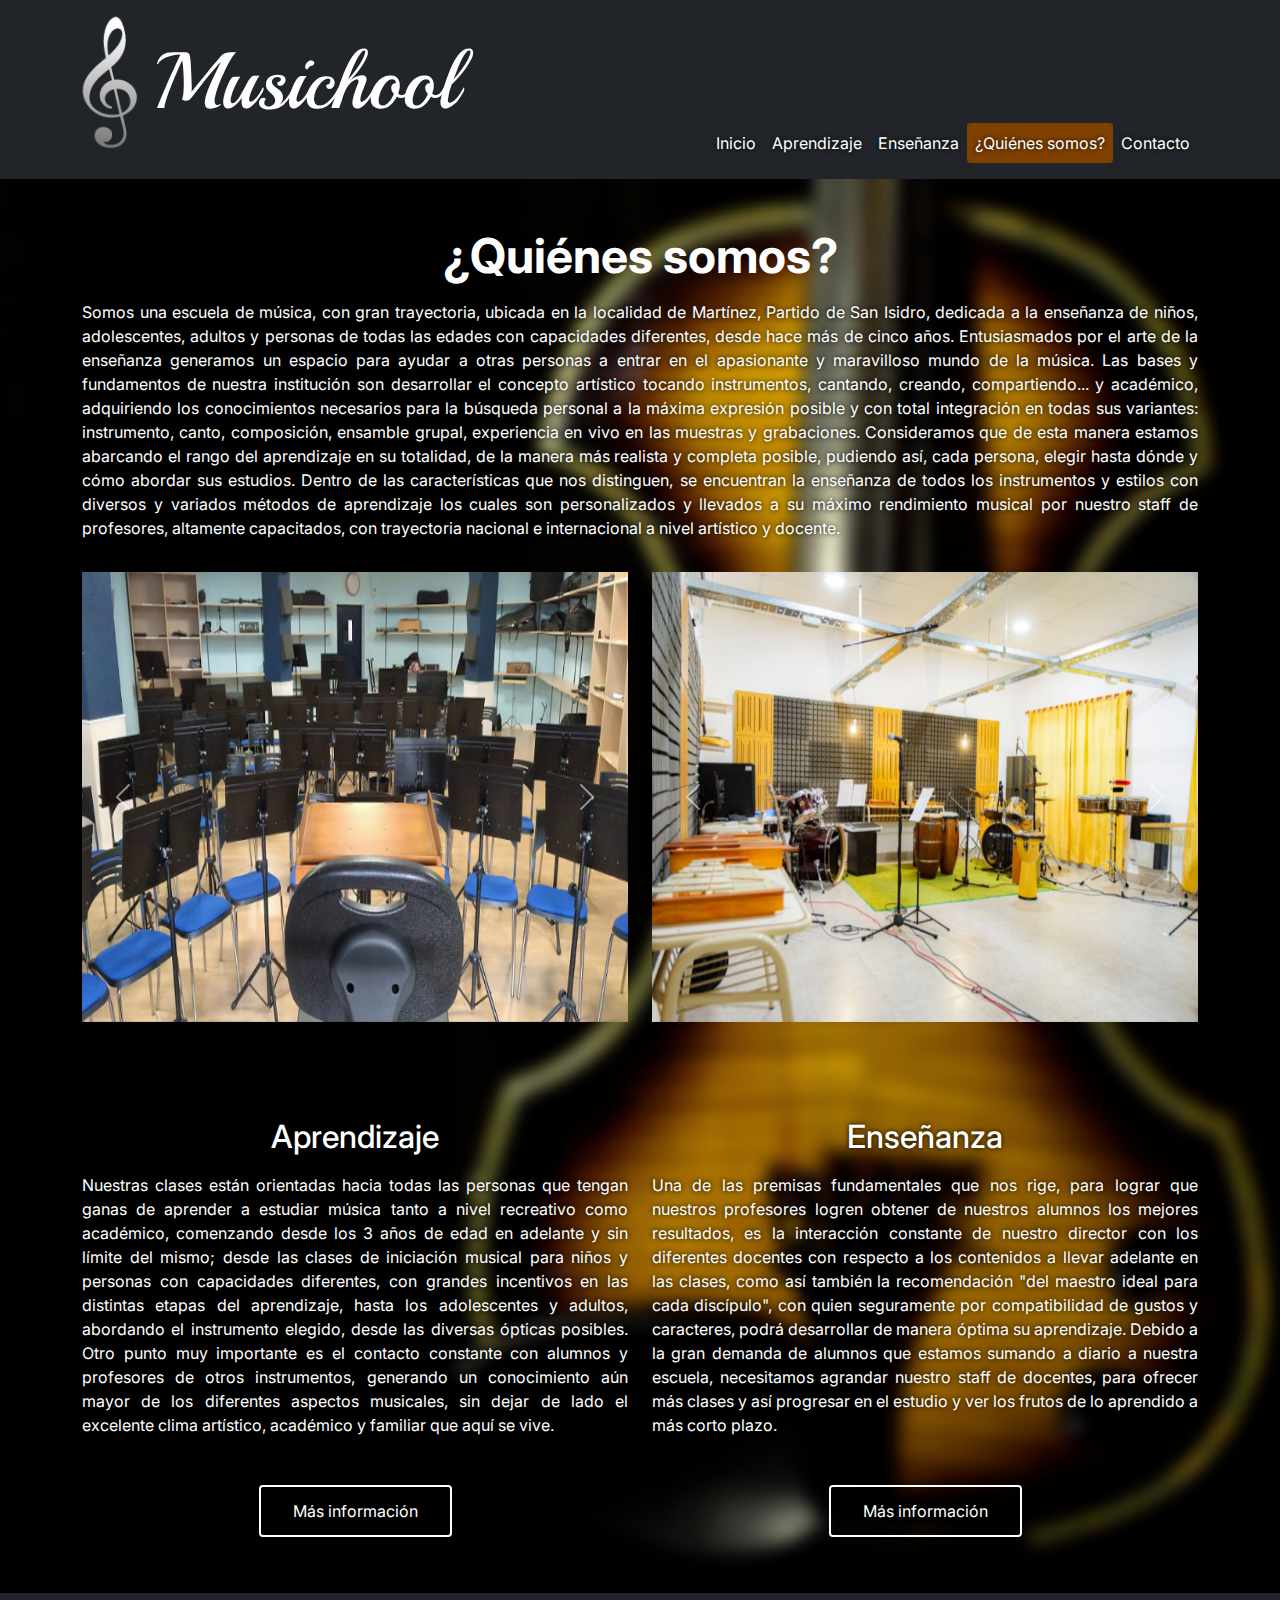
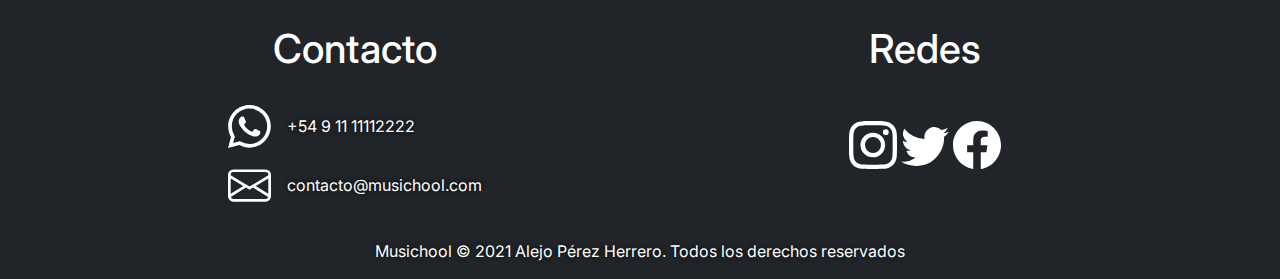
<file: page/quienes-somos.html>
<!DOCTYPE html>
<html lang="es">

<head>
    <meta charset="UTF-8">
    <meta http-equiv="X-UA-Compatible" content="IE=edge">
    <meta name="viewport" content="width=device-width, initial-scale=1.0">
    <meta name="description" content="Nuestra historia y por qué formamos Musichool.">
    <meta name="keywords" content="HISTORIA, ENSEÑANZA, APRENDIZAJE">
    <link rel="preconnect" href="https://fonts.googleapis.com">
    <link rel="preconnect" href="https://fonts.gstatic.com" crossorigin>
    <link href="https://fonts.googleapis.com/css2?family=Inter:wght@300;800&family=Playball&display=swap"
        rel="stylesheet">
    <link rel="stylesheet" href="../css/estilos.css">
    <link rel="stylesheet" href="https://cdn.jsdelivr.net/npm/bootstrap-icons@1.7.2/font/bootstrap-icons.css">
    <script src="https://cdn.jsdelivr.net/npm/bootstrap@5.1.3/dist/js/bootstrap.bundle.min.js"
        integrity="sha384-ka7Sk0Gln4gmtz2MlQnikT1wXgYsOg+OMhuP+IlRH9sENBO0LRn5q+8nbTov4+1p"
        crossorigin="anonymous"></script>
    <title>¿Quiénes somos? | Musichool</title>
</head>

<body>
    <header class="bg-dark sticky-top">
        <div class="container">
            <nav
                class="navbar nav-pills navbar-expand-lg navbar-dark justify-content-around justify-content-lg-between align-items-lg-baseline">
                <a href="../index.html" class="d-flex align-items-center text-decoration-none">
                    <img src="../img/logo-musichool.svg" alt="logo" class="logo-size me-2">
                    <h1 class="nombre-sitio">Musichool</h1>
                </a>
                <button class="navbar-toggler" type="button" data-bs-toggle="collapse"
                    data-bs-target="#navbarNavAltMarkup" aria-controls="navbarNavAltMarkup" aria-expanded="false"
                    aria-label="Toggle navigation">
                    <span class="navbar-toggler-icon"></span>
                </button>
                <div class="collapse navbar-collapse flex-grow-0" id="navbarNavAltMarkup">
                    <ul class="navbar-nav align-items-center mt-3">
                        <li><a class="nav-link" href="../index.html">Inicio</a></li>
                        <li><a class="nav-link" href="aprendizaje.html">Aprendizaje</a></li>
                        <li><a class="nav-link" href="ensenanza.html">Enseñanza</a></li>
                        <li><a class="nav-link active" aria-current="page" href="#">¿Quiénes somos?</a></li>
                        <li><a class="nav-link" href="contacto.html">Contacto</a></li>
                    </ul>
                </div>
            </nav>
        </div>
    </header>
    <main class="fondo-qs">
        <div class="container">
            <h1 class="titulo text-center pt-4">¿Quiénes somos?</h1>
            <section>
                <p>Somos una escuela de música, con gran trayectoria, ubicada en la localidad de Martínez, Partido de
                    San Isidro, dedicada a la enseñanza de niños, adolescentes, adultos y personas de todas las edades
                    con capacidades diferentes, desde hace más de cinco años.

                    Entusiasmados por el arte de la enseñanza generamos un espacio para ayudar a otras personas a entrar
                    en el apasionante y maravilloso mundo de la música.

                    Las bases y fundamentos de nuestra institución son desarrollar el concepto artístico tocando
                    instrumentos, cantando, creando, compartiendo... y académico, adquiriendo los conocimientos
                    necesarios para la búsqueda personal a la máxima expresión posible y con total integración en todas
                    sus variantes: instrumento, canto, composición, ensamble grupal, experiencia en vivo en las muestras
                    y grabaciones.

                    Consideramos que de esta manera estamos abarcando el rango del aprendizaje en su totalidad, de la
                    manera más realista y completa posible, pudiendo así, cada persona, elegir hasta dónde y cómo
                    abordar sus estudios.

                    Dentro de las características que nos distinguen, se encuentran la enseñanza de todos los
                    instrumentos y estilos con diversos y variados métodos de aprendizaje los cuales son personalizados
                    y llevados a su máximo rendimiento musical por nuestro staff de profesores, altamente capacitados,
                    con trayectoria nacional e internacional a nivel artístico y docente.</p>
            </section>
            <section class="d-none d-lg-flex row mt-3">
                <div class="col">
                    <div id="carouselQuienesSomos1" class="carousel slide carousel-fade" data-bs-ride="carousel">
                        <div class="carousel-inner">
                            <div class="carousel-item active">
                                <img src="../img/escuela-1.png" class="d-block w-100" alt="foto escuela">
                            </div>
                            <div class="carousel-item">
                                <img src="../img/escuela-2.jpg" class="d-block w-100" alt="foto escuela">
                            </div>
                        </div>
                        <button class="carousel-control-prev" type="button" data-bs-target="#carouselQuienesSomos1"
                            data-bs-slide="prev">
                            <span class="carousel-control-prev-icon" aria-hidden="true"></span>
                            <span class="visually-hidden">Anterior</span>
                        </button>
                        <button class="carousel-control-next" type="button" data-bs-target="#carouselQuienesSomos1"
                            data-bs-slide="next">
                            <span class="carousel-control-next-icon" aria-hidden="true"></span>
                            <span class="visually-hidden">Siguiente</span>
                        </button>
                    </div>
                </div>
                <div class="col">
                    <div id="carouselQuienesSomos2" class="carousel slide carousel-fade" data-bs-ride="carousel">
                        <div class="carousel-inner">
                            <div class="carousel-item active">
                                <img src="../img/escuela-3.jpg" class="d-block w-100" alt="foto escuela">
                            </div>
                            <div class="carousel-item">
                                <img src="../img/escuela-4.jpg" class="d-block w-100" alt="foto escuela">
                            </div>
                        </div>
                        <button class="carousel-control-prev" type="button" data-bs-target="#carouselQuienesSomos2"
                            data-bs-slide="prev">
                            <span class="carousel-control-prev-icon" aria-hidden="true"></span>
                            <span class="visually-hidden">Anterior</span>
                        </button>
                        <button class="carousel-control-next" type="button" data-bs-target="#carouselQuienesSomos2"
                            data-bs-slide="next">
                            <span class="carousel-control-next-icon" aria-hidden="true"></span>
                            <span class="visually-hidden">Siguiente</span>
                        </button>
                    </div>
                </div>                
            </section>
            <section class="row mt-5 pb-4">
                <article class="col-12 col-lg d-flex flex-column align-items-center">
                    <h2>Aprendizaje</h2>
                    <p>
                        Nuestras clases están orientadas hacia todas las personas que tengan ganas de aprender a
                        estudiar música tanto
                        a nivel recreativo como académico, comenzando desde los 3 años de edad en adelante y sin límite
                        del mismo; desde las clases de iniciación musical para niños y personas con capacidades
                        diferentes, con grandes incentivos en las distintas
                        etapas del
                        aprendizaje, hasta los adolescentes y adultos, abordando el instrumento elegido, desde las
                        diversas
                        ópticas posibles. Otro punto muy importante es el contacto constante con alumnos y profesores de
                        otros
                        instrumentos,
                        generando un conocimiento aún mayor de los diferentes aspectos musicales, sin dejar de lado el
                        excelente
                        clima artístico, académico y familiar que aquí se vive.
                    </p>
                    <a class="btn pulse mt-4 mb-4 mb-lg-0" href="aprendizaje.html">Más información</a>
                </article>
                <article class="col-12 col-lg d-flex flex-column align-items-center">
                    <h2>Enseñanza</h2>
                    <p>Una de las premisas fundamentales que nos rige, para lograr que nuestros profesores logren
                        obtener de nuestros alumnos los mejores resultados, es la interacción constante de nuestro
                        director con los diferentes
                        docentes con
                        respecto a los contenidos a llevar adelante en las clases, como así también la recomendación
                        "del
                        maestro ideal para cada discípulo", con quien seguramente por compatibilidad de gustos y
                        caracteres,
                        podrá desarrollar de manera óptima su aprendizaje.

                        Debido a la gran demanda de alumnos que estamos sumando a diario a nuestra escuela, necesitamos
                        agrandar nuestro staff de docentes, para ofrecer más clases y así progresar en el estudio y ver
                        los frutos de lo aprendido a más corto plazo.
                    </p>
                    <a class="btn pulse mt-4" href="ensenanza.html">Más información</a>
                </article>
            </section>
        </div>
    </main>
    <footer class="bg-dark">
        <div class="container pt-3 pb-3">
            <div class="row justify-content-evenly">
                <div class="col-12 col-sm-6">
                    <div class="d-flex flex-column align-items-center">
                        <h1>Contacto</h1>
                        <section class="pt-sm-2">
                            <div class="d-flex align-items-center mb-2">
                                <svg xmlns="http://www.w3.org/2000/svg" fill="currentColor"
                                    class="bi bi-whatsapp contacto-iconos special" viewBox="0 0 16 16">
                                    <path
                                        d="M13.601 2.326A7.854 7.854 0 0 0 7.994 0C3.627 0 .068 3.558.064 7.926c0 1.399.366 2.76 1.057 3.965L0 16l4.204-1.102a7.933 7.933 0 0 0 3.79.965h.004c4.368 0 7.926-3.558 7.93-7.93A7.898 7.898 0 0 0 13.6 2.326zM7.994 14.521a6.573 6.573 0 0 1-3.356-.92l-.24-.144-2.494.654.666-2.433-.156-.251a6.56 6.56 0 0 1-1.007-3.505c0-3.626 2.957-6.584 6.591-6.584a6.56 6.56 0 0 1 4.66 1.931 6.557 6.557 0 0 1 1.928 4.66c-.004 3.639-2.961 6.592-6.592 6.592zm3.615-4.934c-.197-.099-1.17-.578-1.353-.646-.182-.065-.315-.099-.445.099-.133.197-.513.646-.627.775-.114.133-.232.148-.43.05-.197-.1-.836-.308-1.592-.985-.59-.525-.985-1.175-1.103-1.372-.114-.198-.011-.304.088-.403.087-.088.197-.232.296-.346.1-.114.133-.198.198-.33.065-.134.034-.248-.015-.347-.05-.099-.445-1.076-.612-1.47-.16-.389-.323-.335-.445-.34-.114-.007-.247-.007-.38-.007a.729.729 0 0 0-.529.247c-.182.198-.691.677-.691 1.654 0 .977.71 1.916.81 2.049.098.133 1.394 2.132 3.383 2.992.47.205.84.326 1.129.418.475.152.904.129 1.246.08.38-.058 1.171-.48 1.338-.943.164-.464.164-.86.114-.943-.049-.084-.182-.133-.38-.232z">
                                </svg>
                                <p class="ps-2">+54 9 11 11112222</p>
                            </div>
                            <div class="d-flex align-items-center">
                                <svg xmlns="http://www.w3.org/2000/svg" fill="currentColor"
                                    class="bi bi-envelope contacto-iconos special" viewBox="0 0 16 16">
                                    <path
                                        d="M0 4a2 2 0 0 1 2-2h12a2 2 0 0 1 2 2v8a2 2 0 0 1-2 2H2a2 2 0 0 1-2-2V4Zm2-1a1 1 0 0 0-1 1v.217l7 4.2 7-4.2V4a1 1 0 0 0-1-1H2Zm13 2.383-4.708 2.825L15 11.105V5.383Zm-.034 6.876-5.64-3.471L8 9.583l-1.326-.795-5.64 3.47A1 1 0 0 0 2 13h12a1 1 0 0 0 .966-.741ZM1 11.105l4.708-2.897L1 5.383v5.722Z">
                                </svg>
                                <p class="ps-2">contacto@musichool.com</p>
                            </div>
                        </section>
                    </div>
                </div>
                <div class="col-12 col-sm-6 mt-3 mt-sm-0">
                    <div class="d-flex align-items-center justify-content-center flex-column">
                        <h1>Redes</h1>
                        <section class="pt-sm-3">
                            <div class="d-inline">
                                <a href="https://www.instagram.com/"
                                    class="text-decoration-none col-1 col-sm-3 col-xl-2" target="_blank">
                                    <svg xmlns="http://www.w3.org/2000/svg" fill="currentColor"
                                        class="bi bi-instagram contacto-iconos" viewBox="0 0 16 16">
                                        <path
                                            d="M8 0C5.829 0 5.556.01 4.703.048 3.85.088 3.269.222 2.76.42a3.917 3.917 0 0 0-1.417.923A3.927 3.927 0 0 0 .42 2.76C.222 3.268.087 3.85.048 4.7.01 5.555 0 5.827 0 8.001c0 2.172.01 2.444.048 3.297.04.852.174 1.433.372 1.942.205.526.478.972.923 1.417.444.445.89.719 1.416.923.51.198 1.09.333 1.942.372C5.555 15.99 5.827 16 8 16s2.444-.01 3.298-.048c.851-.04 1.434-.174 1.943-.372a3.916 3.916 0 0 0 1.416-.923c.445-.445.718-.891.923-1.417.197-.509.332-1.09.372-1.942C15.99 10.445 16 10.173 16 8s-.01-2.445-.048-3.299c-.04-.851-.175-1.433-.372-1.941a3.926 3.926 0 0 0-.923-1.417A3.911 3.911 0 0 0 13.24.42c-.51-.198-1.092-.333-1.943-.372C10.443.01 10.172 0 7.998 0h.003zm-.717 1.442h.718c2.136 0 2.389.007 3.232.046.78.035 1.204.166 1.486.275.373.145.64.319.92.599.28.28.453.546.598.92.11.281.24.705.275 1.485.039.843.047 1.096.047 3.231s-.008 2.389-.047 3.232c-.035.78-.166 1.203-.275 1.485a2.47 2.47 0 0 1-.599.919c-.28.28-.546.453-.92.598-.28.11-.704.24-1.485.276-.843.038-1.096.047-3.232.047s-2.39-.009-3.233-.047c-.78-.036-1.203-.166-1.485-.276a2.478 2.478 0 0 1-.92-.598 2.48 2.48 0 0 1-.6-.92c-.109-.281-.24-.705-.275-1.485-.038-.843-.046-1.096-.046-3.233 0-2.136.008-2.388.046-3.231.036-.78.166-1.204.276-1.486.145-.373.319-.64.599-.92.28-.28.546-.453.92-.598.282-.11.705-.24 1.485-.276.738-.034 1.024-.044 2.515-.045v.002zm4.988 1.328a.96.96 0 1 0 0 1.92.96.96 0 0 0 0-1.92zm-4.27 1.122a4.109 4.109 0 1 0 0 8.217 4.109 4.109 0 0 0 0-8.217zm0 1.441a2.667 2.667 0 1 1 0 5.334 2.667 2.667 0 0 1 0-5.334z">
                                    </svg>
                                </a>
                            </div>
                            <div class="d-inline">
                                <a href="https://www.twitter.com/" class="text-decoration-none col-1 col-sm-3 col-xl-2" target="_blank">
                                    <svg xmlns="http://www.w3.org/2000/svg" fill="currentColor"
                                        class="bi bi-twitter contacto-iconos" viewBox="0 0 16 16">
                                        <path
                                            d="M5.026 15c6.038 0 9.341-5.003 9.341-9.334 0-.14 0-.282-.006-.422A6.685 6.685 0 0 0 16 3.542a6.658 6.658 0 0 1-1.889.518 3.301 3.301 0 0 0 1.447-1.817 6.533 6.533 0 0 1-2.087.793A3.286 3.286 0 0 0 7.875 6.03a9.325 9.325 0 0 1-6.767-3.429 3.289 3.289 0 0 0 1.018 4.382A3.323 3.323 0 0 1 .64 6.575v.045a3.288 3.288 0 0 0 2.632 3.218 3.203 3.203 0 0 1-.865.115 3.23 3.23 0 0 1-.614-.057 3.283 3.283 0 0 0 3.067 2.277A6.588 6.588 0 0 1 .78 13.58a6.32 6.32 0 0 1-.78-.045A9.344 9.344 0 0 0 5.026 15z">
                                    </svg>
                                </a>
                            </div>
                            <div class="d-inline">
                                <a href="https://www.facebook.com/"
                                    class="text-decoration-none col-1 col-sm-3 col-xl-2" target="_blank">
                                    <svg xmlns="http://www.w3.org/2000/svg" fill="currentColor"
                                        class="bi bi-facebook contacto-iconos" viewBox="0 0 16 16">
                                        <path
                                            d="M16 8.049c0-4.446-3.582-8.05-8-8.05C3.58 0-.002 3.603-.002 8.05c0 4.017 2.926 7.347 6.75 7.951v-5.625h-2.03V8.05H6.75V6.275c0-2.017 1.195-3.131 3.022-3.131.876 0 1.791.157 1.791.157v1.98h-1.009c-.993 0-1.303.621-1.303 1.258v1.51h2.218l-.354 2.326H9.25V16c3.824-.604 6.75-3.934 6.75-7.951z">
                                    </svg>
                                </a>
                            </div>
                        </section>
                    </div>
                </div>
            </div>
        </div>
        <p class="container copyright">Musichool © 2021 Alejo Pérez Herrero. Todos los derechos reservados</p>
    </footer>
</body>

</html>
</file>
